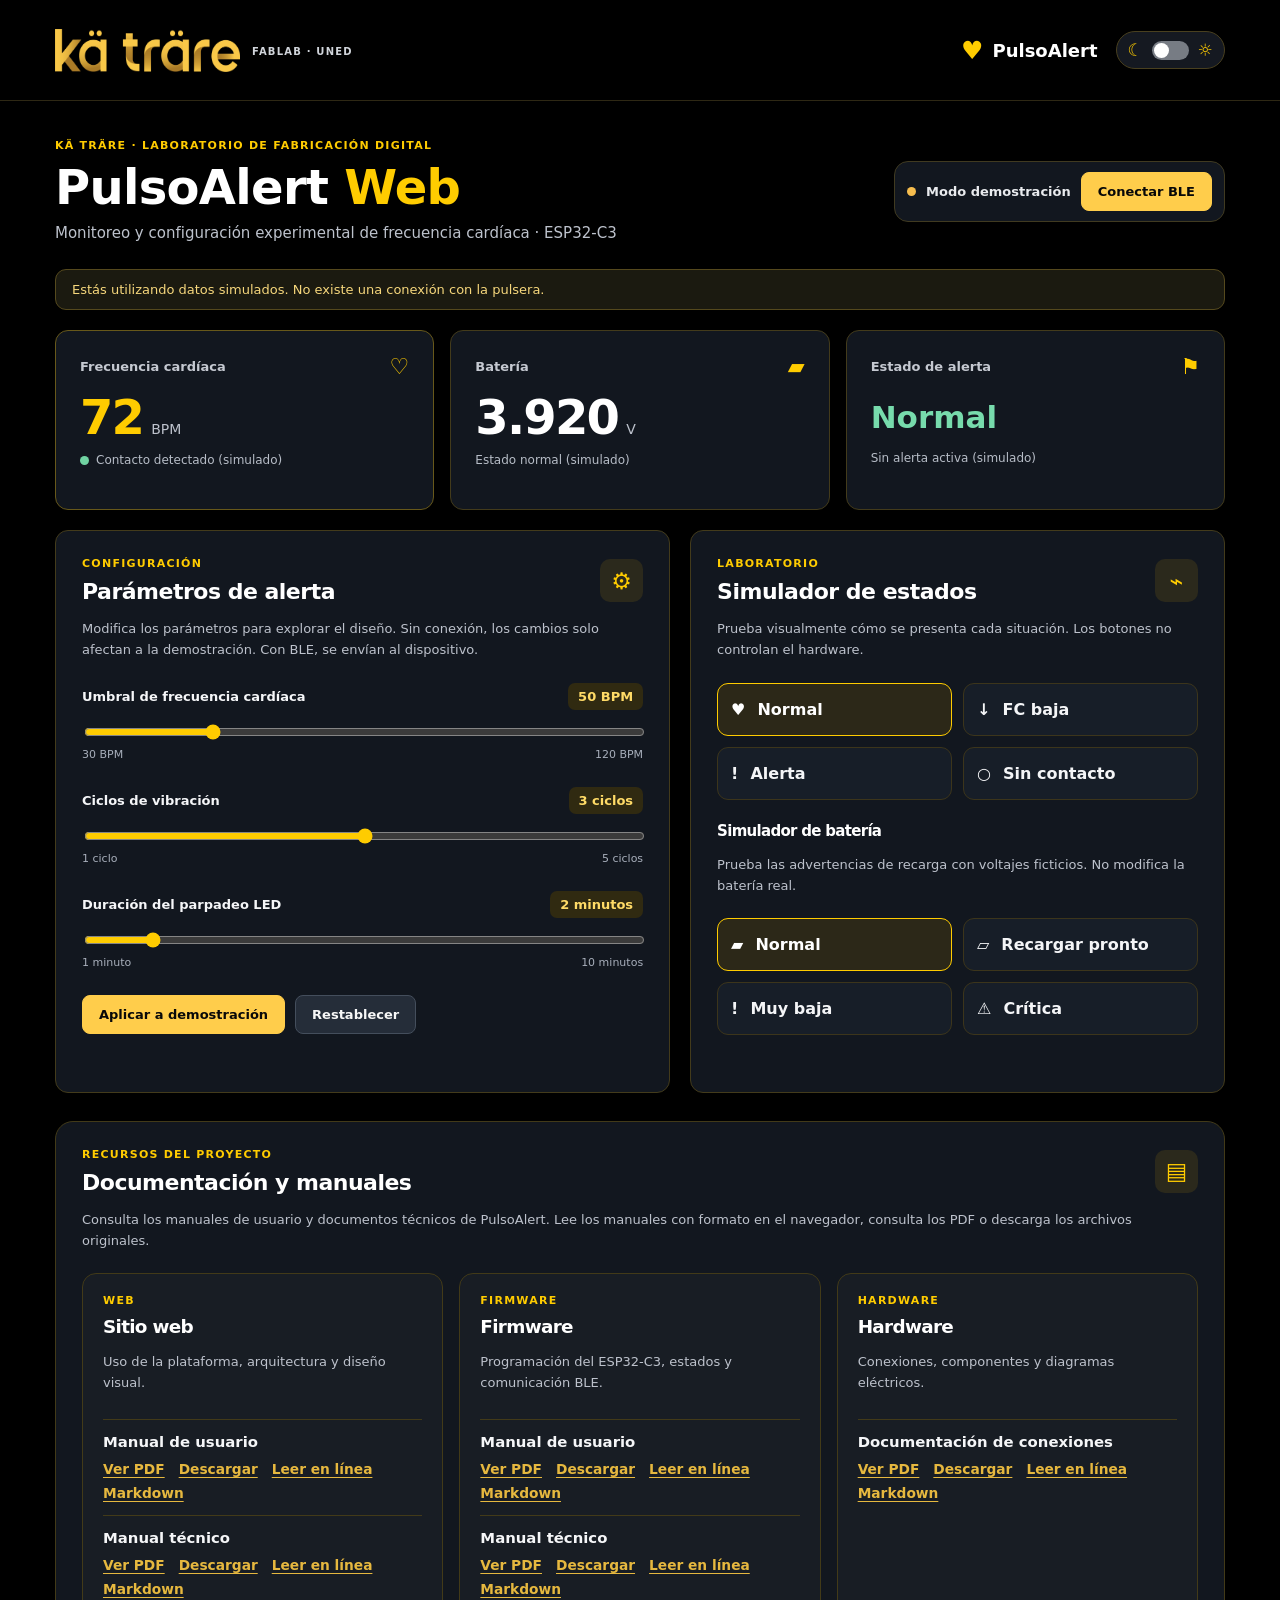
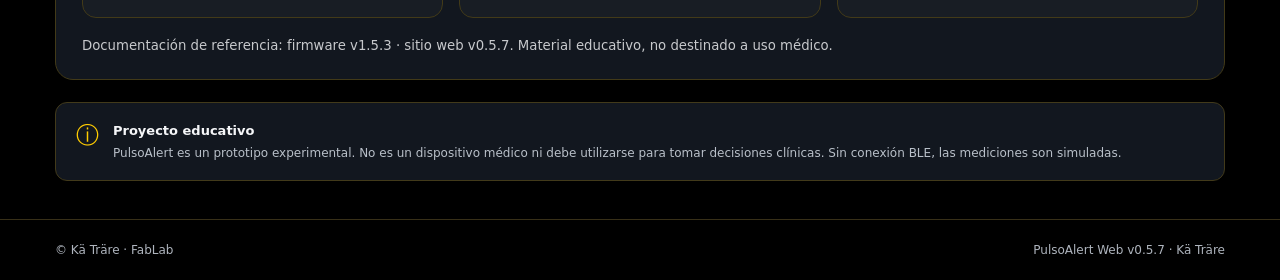
<file: index.html>
<!doctype html>
<html lang="es">
<head>
  <meta charset="utf-8">
  <meta name="viewport" content="width=device-width, initial-scale=1">
  <meta name="theme-color" content="#080808">
  <meta name="description" content="PulsoAlert, proyecto educativo del FabLab Kä Träre: monitoreo y configuración experimental de frecuencia cardíaca.">
  <title>PulsoAlert | Kä Träre · FabLab</title>
  <link rel="stylesheet" href="styles.css?v=0.5.7">
  <script src="bluetooth.js?v=0.5.7" defer></script>
  <script src="app.js?v=0.5.7" defer></script>
</head>
<body>
  <header class="site-header">
    <div class="container header-inner">
      <div class="brand">
        <img class="brand-logo" src="assets/katrare-logo.png" alt="Kä Träre" width="205" height="43">
        <span class="brand-subtitle">FABLAB · UNED</span>
      </div>
      <div class="header-project"><span class="pulse-symbol" aria-hidden="true">♥</span><span>PulsoAlert</span></div>
      <button id="themeToggle" class="theme-toggle" type="button" aria-label="Cambiar a tema claro" aria-pressed="false"><span aria-hidden="true">☾</span><span class="toggle-track"><span class="toggle-thumb"></span></span><span aria-hidden="true">☼</span></button>
    </div>
  </header>

  <main class="container">
    <section class="intro">
      <div><p class="eyebrow">KÄ TRÄRE · LABORATORIO DE FABRICACIÓN DIGITAL</p><h1>PulsoAlert <span class="title-accent">Web</span></h1><p class="lead">Monitoreo y configuración experimental de frecuencia cardíaca · ESP32-C3</p></div>
      <div class="connection-panel"><span class="status-dot" id="connectionDot"></span><span id="connectionLabel" role="status">Modo demostración</span><button id="connectButton" class="button button-secondary" type="button">Conectar BLE</button></div>
    </section>


    <div id="notice" class="notice" role="status">Estás utilizando datos simulados. No existe una conexión con la pulsera.</div>

    <section class="metrics" aria-label="Mediciones">
      <article class="metric metric-primary"><div class="metric-label">Frecuencia cardíaca <span aria-hidden="true">♡</span></div><div class="metric-value"><strong id="bpmValue">72</strong><span>BPM</span></div><div class="metric-footer"><span class="small-dot green"></span><span id="contactValue">Contacto detectado (simulado)</span></div></article>
      <article class="metric" id="batteryCard"><div class="metric-label">Batería <span aria-hidden="true">▰</span></div><div class="metric-value"><strong id="batteryValue">3.92</strong><span>V</span></div><div class="metric-footer" id="batteryStatus">Estado: normal (simulado)</div></article>
      <article class="metric"><div class="metric-label">Estado de alerta <span aria-hidden="true">⚑</span></div><div class="alert-value" id="alertValue">Normal</div><div class="metric-footer" id="alertDescription">Sin alerta activa (simulado)</div></article>
    </section>

    <div class="content-grid">
      <section class="panel" aria-labelledby="settingsHeading">
        <div class="panel-heading"><div><p class="eyebrow">CONFIGURACIÓN</p><h2 id="settingsHeading">Parámetros de alerta</h2></div><span class="panel-icon" aria-hidden="true">⚙</span></div>
        <p class="muted">Modifica los parámetros para explorar el diseño. Sin conexión, los cambios solo afectan a la demostración. Con BLE, se envían al dispositivo.</p>
        <div class="control"><div class="control-head"><label for="threshold">Umbral de frecuencia cardíaca</label><output id="thresholdOutput" for="threshold">50 BPM</output></div><input type="range" id="threshold" min="30" max="120" step="1" value="50"><div class="range-ends"><span>30 BPM</span><span>120 BPM</span></div></div>
        <div class="control"><div class="control-head"><label for="cycles">Ciclos de vibración</label><output id="cyclesOutput" for="cycles">3 ciclos</output></div><input type="range" id="cycles" min="1" max="5" step="1" value="3"><div class="range-ends"><span>1 ciclo</span><span>5 ciclos</span></div></div>
        <div class="control"><div class="control-head"><label for="ledMinutes">Duración del parpadeo LED</label><output id="ledMinutesOutput" for="ledMinutes">2 minutos</output></div><input type="range" id="ledMinutes" min="1" max="10" step="1" value="2"><div class="range-ends"><span>1 minuto</span><span>10 minutos</span></div></div>
        <div class="action-row"><button class="button button-primary" id="applyButton" type="button">Aplicar a demostración</button><button class="button button-ghost" id="resetButton" type="button">Restablecer</button></div>
        <p id="settingsMessage" class="feedback" role="status" aria-live="polite"></p>
      </section>

      <section class="panel" aria-labelledby="testingHeading">
        <div class="panel-heading"><div><p class="eyebrow">LABORATORIO</p><h2 id="testingHeading">Simulador de estados</h2></div><span class="panel-icon" aria-hidden="true">⌁</span></div>
        <p class="muted">Prueba visualmente cómo se presenta cada situación. Los botones no controlan el hardware.</p>
        <div class="simulation-grid"><button type="button" class="sim-button selected" data-scenario="normal">♥ <span>Normal</span></button><button type="button" class="sim-button" data-scenario="low">↓ <span>FC baja</span></button><button type="button" class="sim-button" data-scenario="alert">! <span>Alerta</span></button><button type="button" class="sim-button" data-scenario="no-contact">○ <span>Sin contacto</span></button></div>
        <h3 class="battery-simulator-heading">Simulador de batería</h3>
        <p class="muted">Prueba las advertencias de recarga con voltajes ficticios. No modifica la batería real.</p>
        <div class="simulation-grid battery-simulation-grid"><button type="button" class="sim-button selected" data-battery-scenario="normal">▰ <span>Normal</span></button><button type="button" class="sim-button" data-battery-scenario="recharge">▱ <span>Recargar pronto</span></button><button type="button" class="sim-button" data-battery-scenario="low">! <span>Muy baja</span></button><button type="button" class="sim-button" data-battery-scenario="critical">⚠ <span>Crítica</span></button></div>
      </section>
    </div>

    <!-- Biblioteca documental: enlaces estáticos, sin dependencias JavaScript ni cambios BLE. -->
    <section class="documentation" aria-labelledby="documentationHeading" id="documentacion">
      <div class="panel-heading"><div><p class="eyebrow">RECURSOS DEL PROYECTO</p><h2 id="documentationHeading">Documentación y manuales</h2></div><span class="panel-icon" aria-hidden="true">▤</span></div>
      <p class="muted">Consulta los manuales de usuario y documentos técnicos de PulsoAlert. Lee los manuales con formato en el navegador, consulta los PDF o descarga los archivos originales.</p>
      <div class="documentation-grid">
        <article class="documentation-card"><p class="eyebrow">WEB</p><h3>Sitio web</h3><p class="muted">Uso de la plataforma, arquitectura y diseño visual.</p><div class="documentation-files">
          <div class="documentation-file"><strong>Manual de usuario</strong><div class="documentation-actions"><a href="manuales/web/PulsoAlert_Manual_Usuario_Web.pdf" target="_blank" rel="noopener" aria-label="Abrir PDF: Manual de usuario de Sitio web">Ver PDF</a><a href="manuales/web/PulsoAlert_Manual_Usuario_Web.pdf" download>Descargar</a><a href="manuales/web/PulsoAlert_Manual_Usuario_Web.html" target="_blank" rel="noopener">Leer en línea</a><a href="manuales/web/PulsoAlert_Manual_Usuario_Web.md" download>Markdown</a></div></div>
          <div class="documentation-file"><strong>Manual técnico</strong><div class="documentation-actions"><a href="manuales/web/PulsoAlert_Manual_Tecnico_Web.pdf" target="_blank" rel="noopener" aria-label="Abrir PDF: Manual técnico de Sitio web">Ver PDF</a><a href="manuales/web/PulsoAlert_Manual_Tecnico_Web.pdf" download>Descargar</a><a href="manuales/web/PulsoAlert_Manual_Tecnico_Web.html" target="_blank" rel="noopener">Leer en línea</a><a href="manuales/web/PulsoAlert_Manual_Tecnico_Web.md" download>Markdown</a></div></div>
        </div></article>
        <article class="documentation-card"><p class="eyebrow">FIRMWARE</p><h3>Firmware</h3><p class="muted">Programación del ESP32-C3, estados y comunicación BLE.</p><div class="documentation-files">
          <div class="documentation-file"><strong>Manual de usuario</strong><div class="documentation-actions"><a href="manuales/firmware/PulsoAlert_Manual_Usuario_Firmware_v1.5.3.pdf" target="_blank" rel="noopener" aria-label="Abrir PDF: Manual de usuario de Firmware">Ver PDF</a><a href="manuales/firmware/PulsoAlert_Manual_Usuario_Firmware_v1.5.3.pdf" download>Descargar</a><a href="manuales/firmware/PulsoAlert_Manual_Usuario_Firmware_v1.5.3.html" target="_blank" rel="noopener">Leer en línea</a><a href="manuales/firmware/PulsoAlert_Manual_Usuario_Firmware_v1.5.3.md" download>Markdown</a></div></div>
          <div class="documentation-file"><strong>Manual técnico</strong><div class="documentation-actions"><a href="manuales/firmware/PulsoAlert_Manual_Tecnico_Firmware_v1.5.3.pdf" target="_blank" rel="noopener" aria-label="Abrir PDF: Manual técnico de Firmware">Ver PDF</a><a href="manuales/firmware/PulsoAlert_Manual_Tecnico_Firmware_v1.5.3.pdf" download>Descargar</a><a href="manuales/firmware/PulsoAlert_Manual_Tecnico_Firmware_v1.5.3.html" target="_blank" rel="noopener">Leer en línea</a><a href="manuales/firmware/PulsoAlert_Manual_Tecnico_Firmware_v1.5.3.md" download>Markdown</a></div></div>
        </div></article>
        <article class="documentation-card"><p class="eyebrow">HARDWARE</p><h3>Hardware</h3><p class="muted">Conexiones, componentes y diagramas eléctricos.</p><div class="documentation-files">
          <div class="documentation-file"><strong>Documentación de conexiones</strong><div class="documentation-actions"><a href="manuales/hardware/PulsoAlert_Documentacion_Conexiones_Hardware.pdf" target="_blank" rel="noopener" aria-label="Abrir PDF: Documentación de conexiones de Hardware">Ver PDF</a><a href="manuales/hardware/PulsoAlert_Documentacion_Conexiones_Hardware.pdf" download>Descargar</a><a href="manuales/hardware/PulsoAlert_Documentacion_Conexiones_Hardware.html" target="_blank" rel="noopener">Leer en línea</a><a href="manuales/hardware/PulsoAlert_Documentacion_Conexiones_Hardware.md" download>Markdown</a></div></div>
        </div></article>
      </div>
      <p class="documentation-version">Documentación de referencia: firmware v1.5.3 · sitio web v0.5.7. Material educativo, no destinado a uso médico.</p>
    </section>
    <section class="educational-note"><span aria-hidden="true">ⓘ</span><div><strong>Proyecto educativo</strong><p>PulsoAlert es un prototipo experimental. No es un dispositivo médico ni debe utilizarse para tomar decisiones clínicas. Sin conexión BLE, las mediciones son simuladas.</p></div></section>
  </main>
  <footer class="site-footer"><div class="container footer-inner"><span>© Kä Träre · FabLab</span><span>PulsoAlert Web v0.5.7 · Kä Träre</span></div></footer>
</body>
</html>
</file>
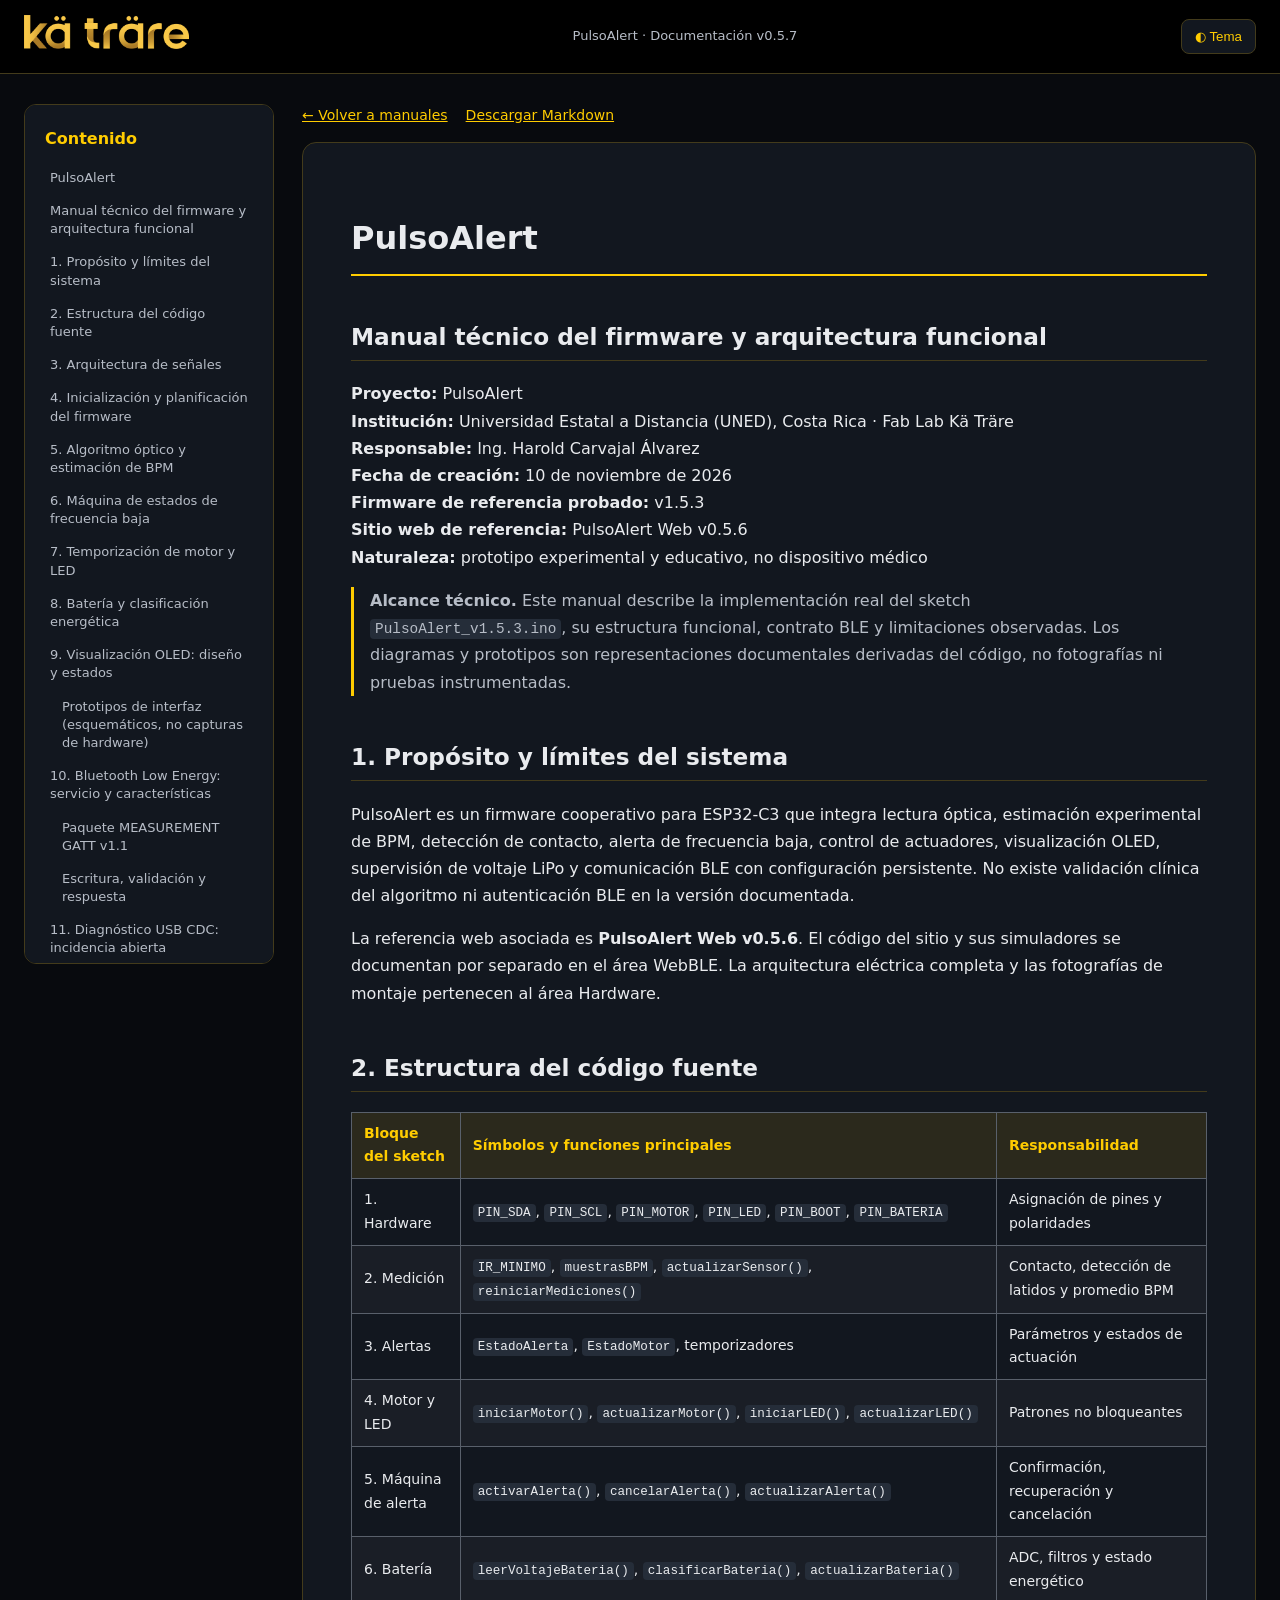
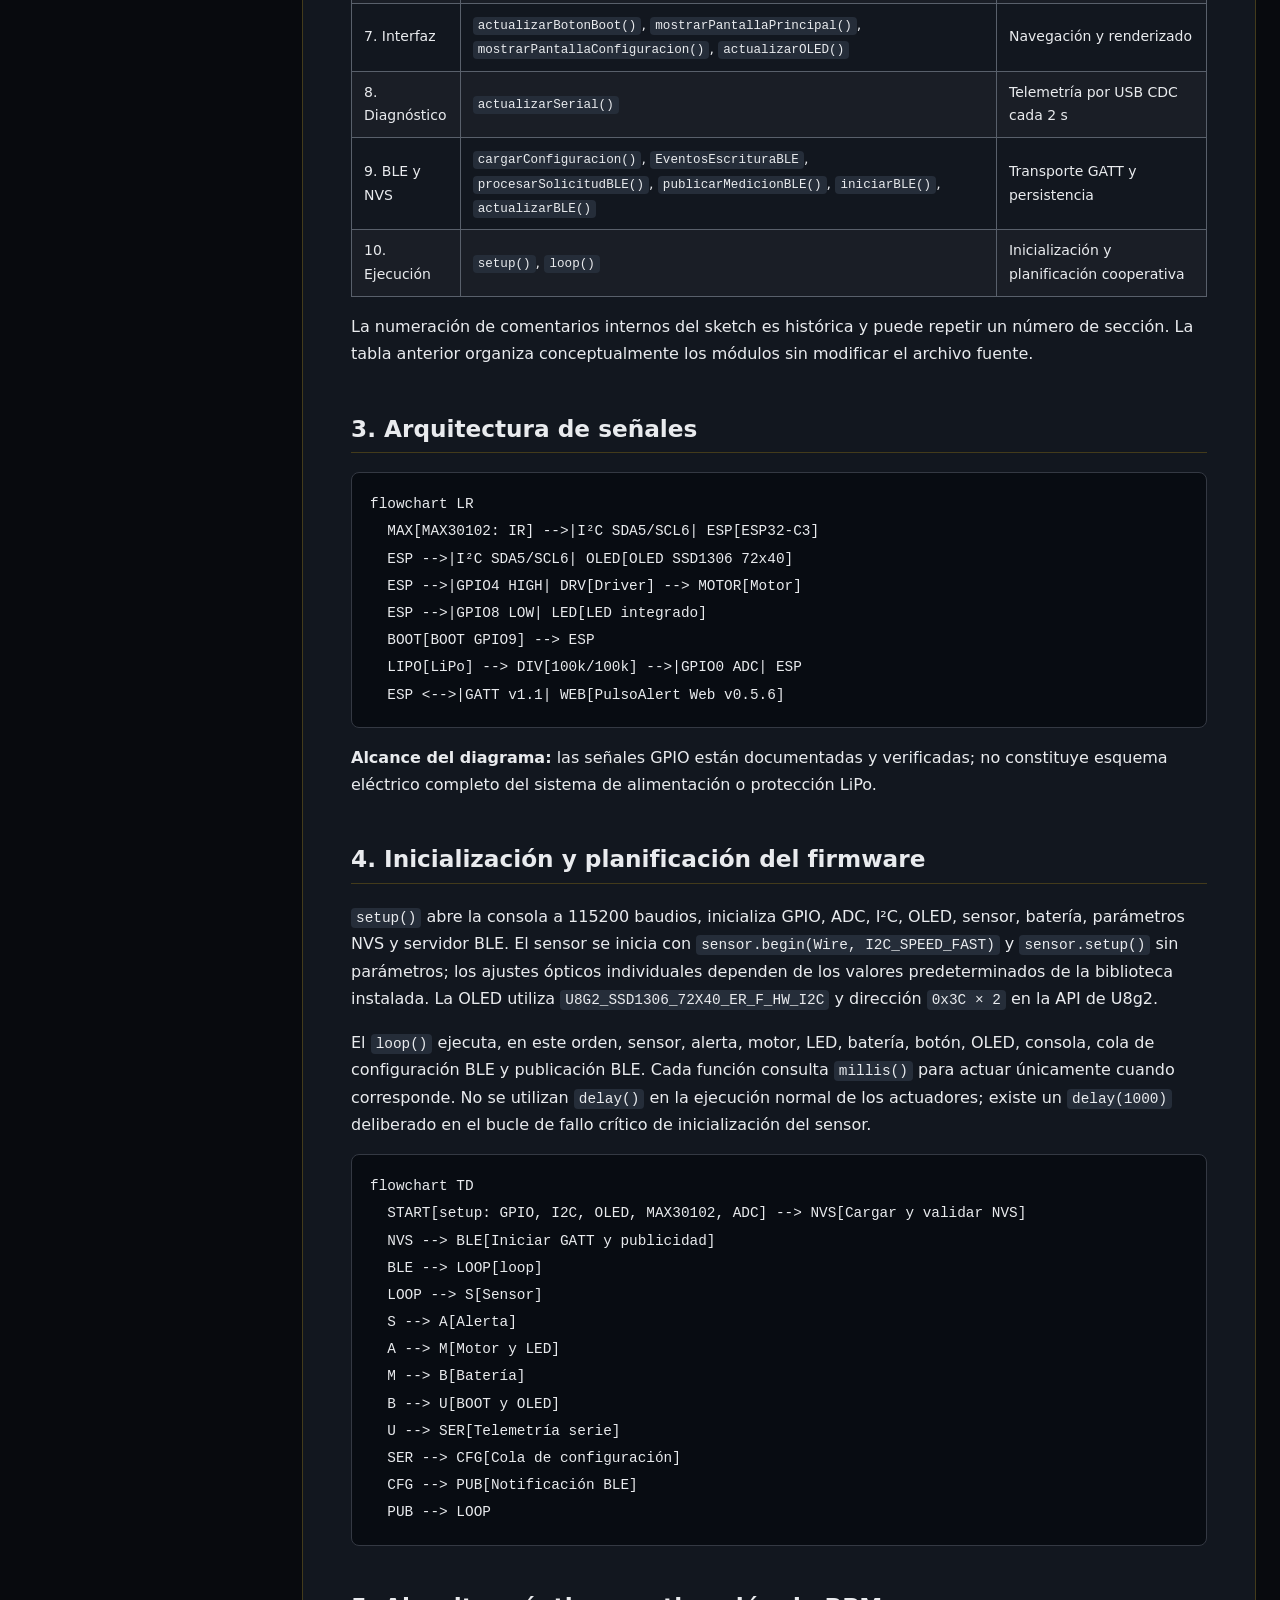
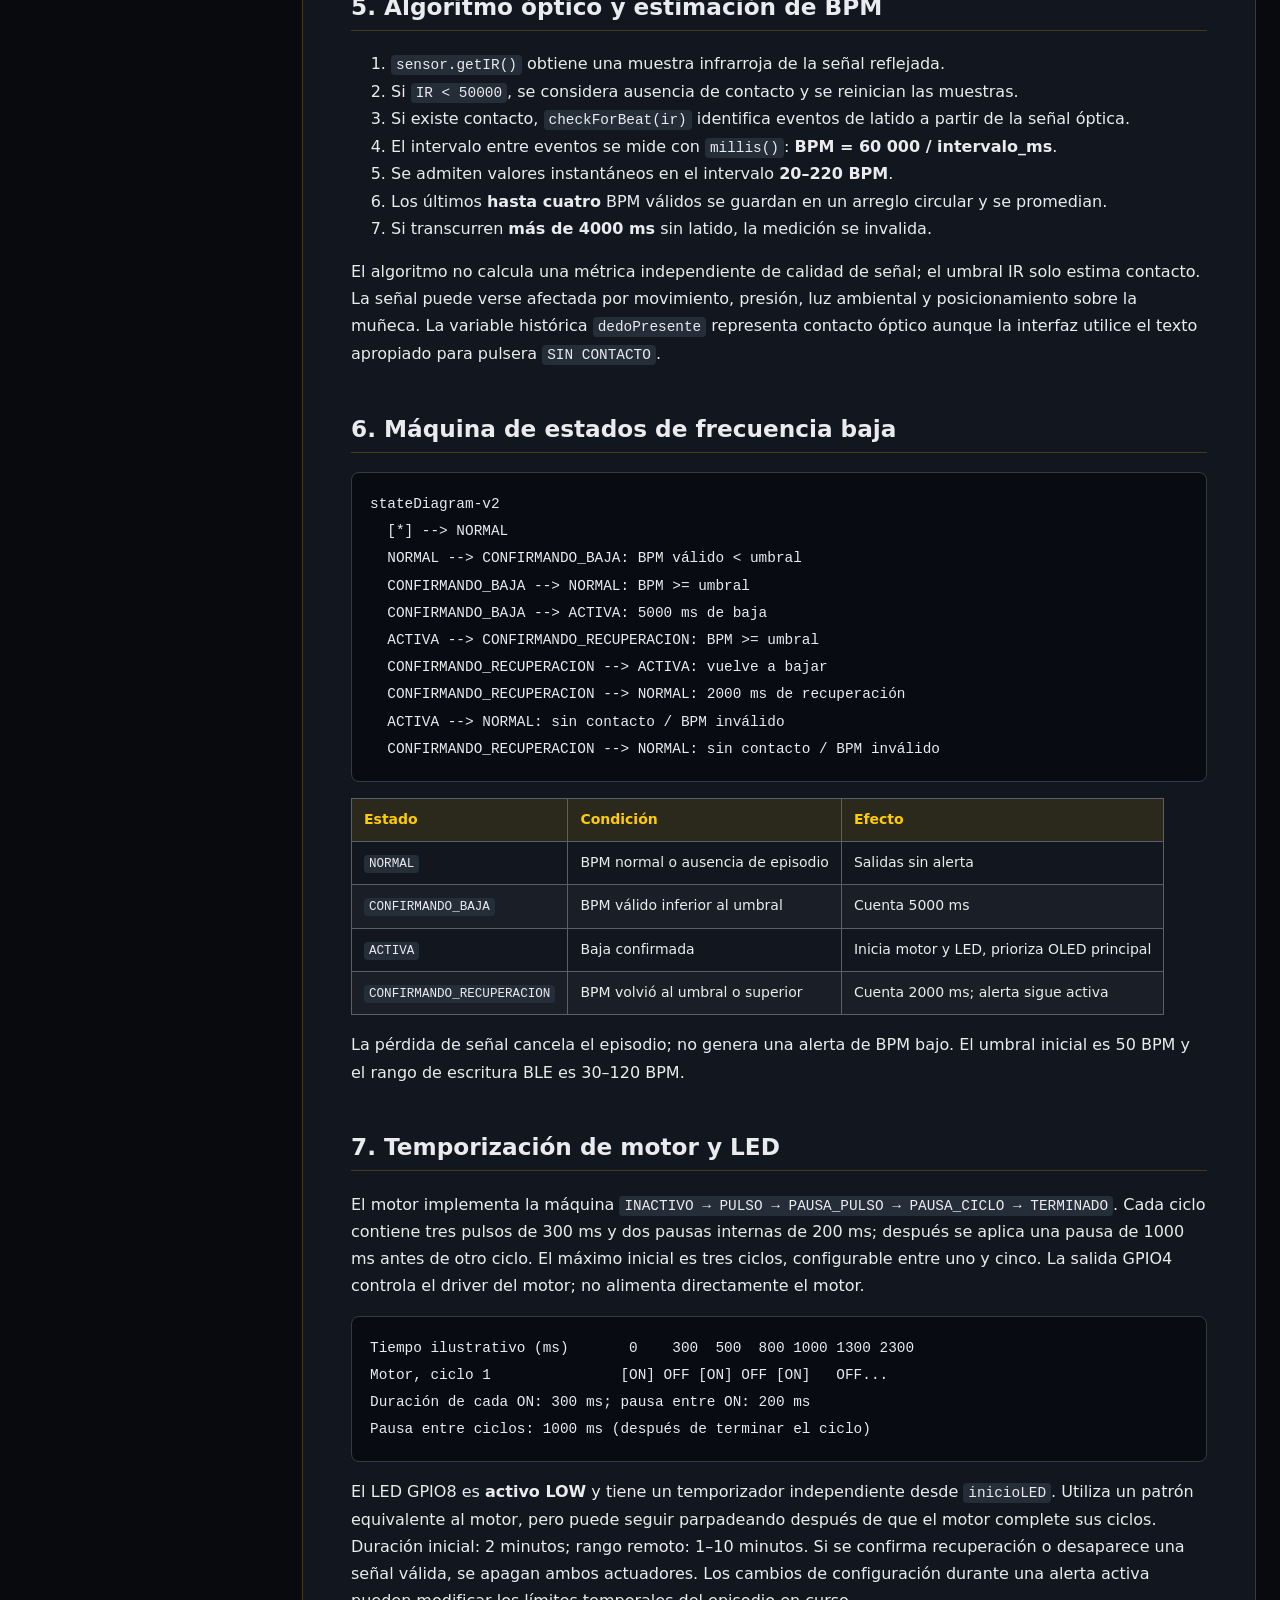
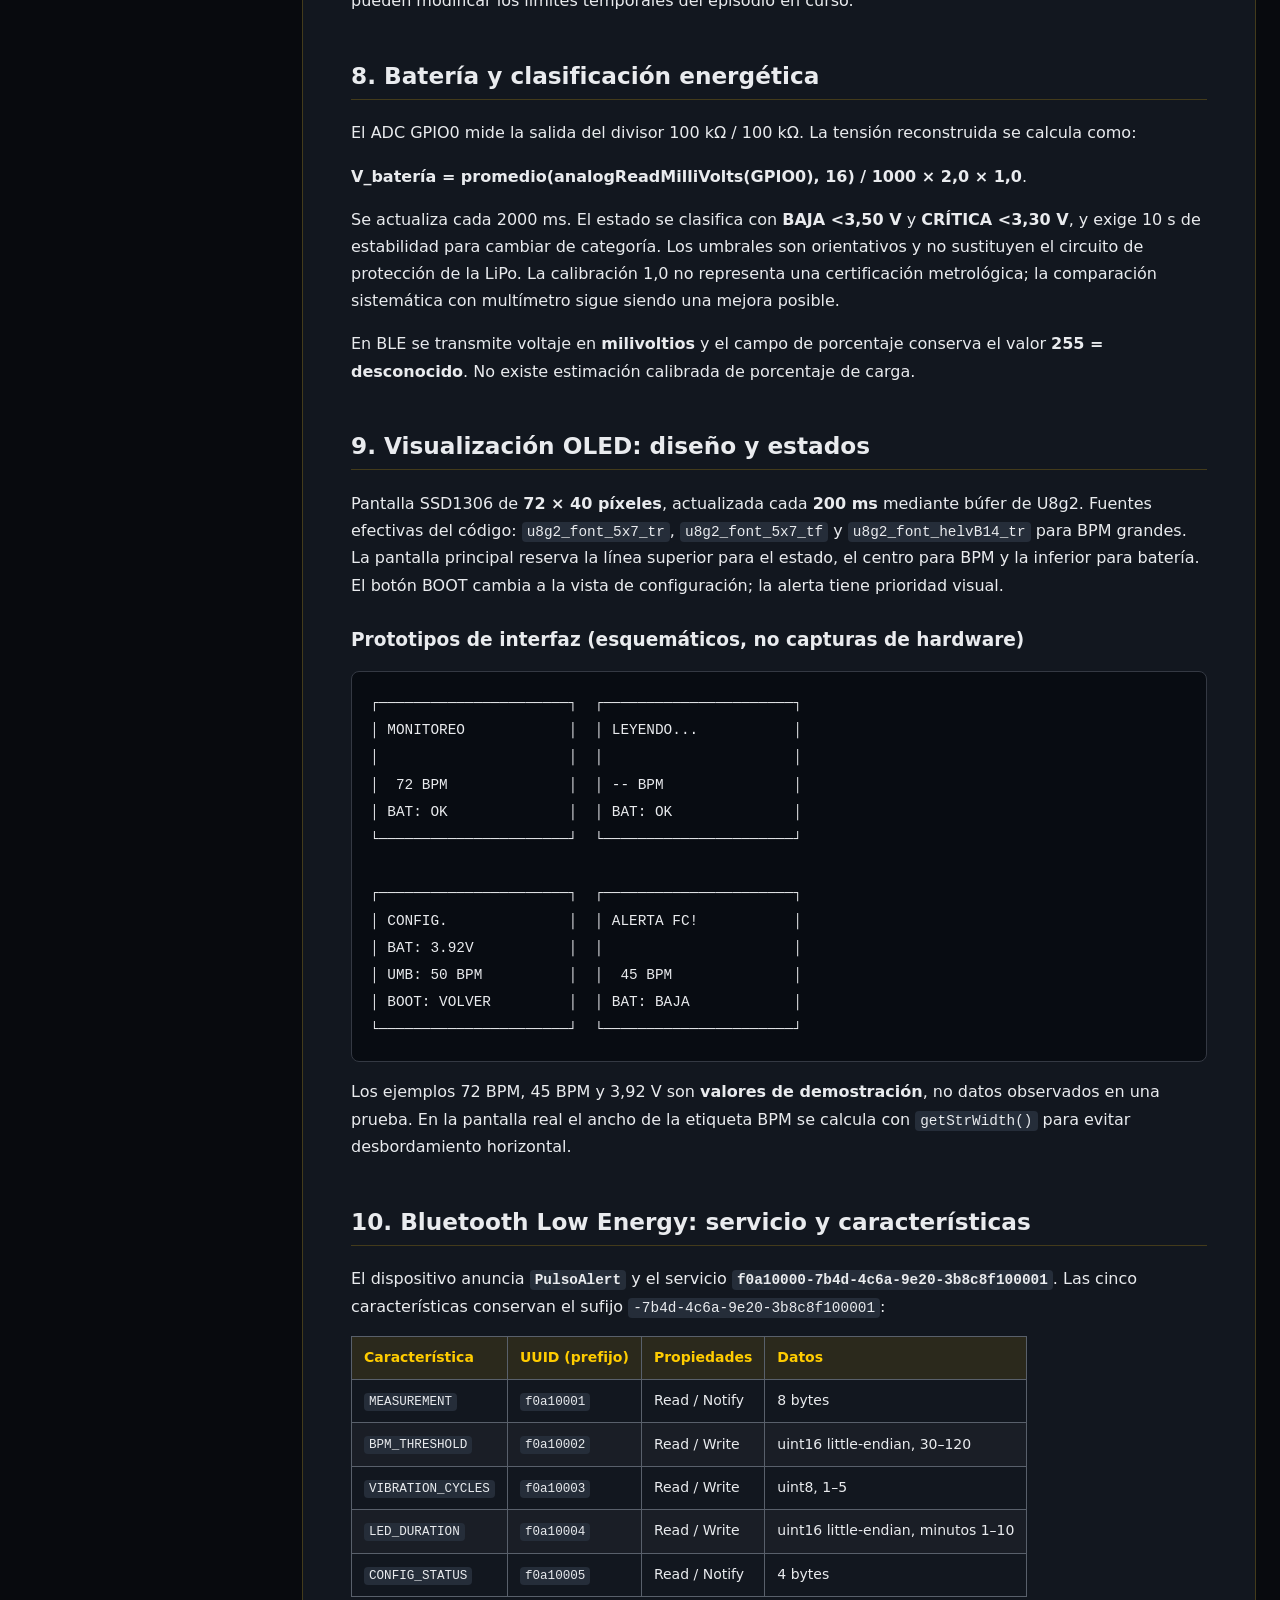
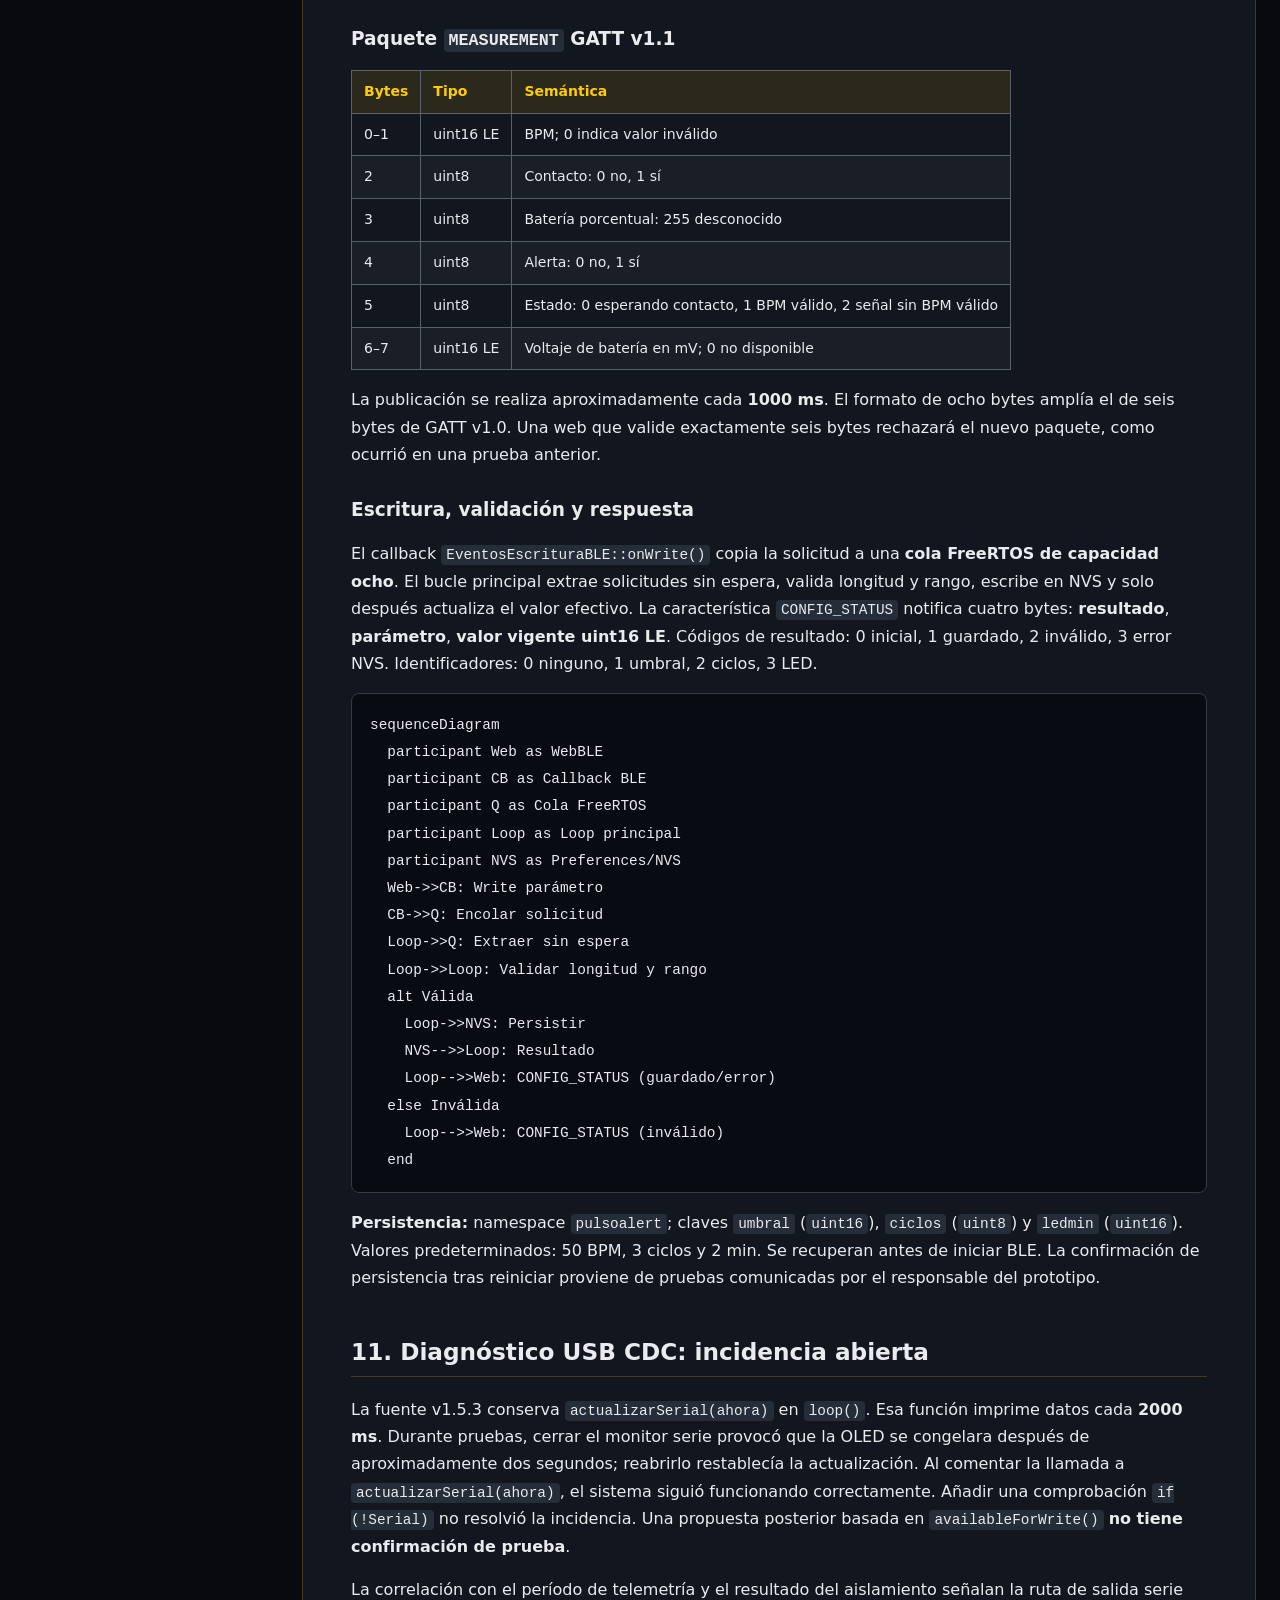
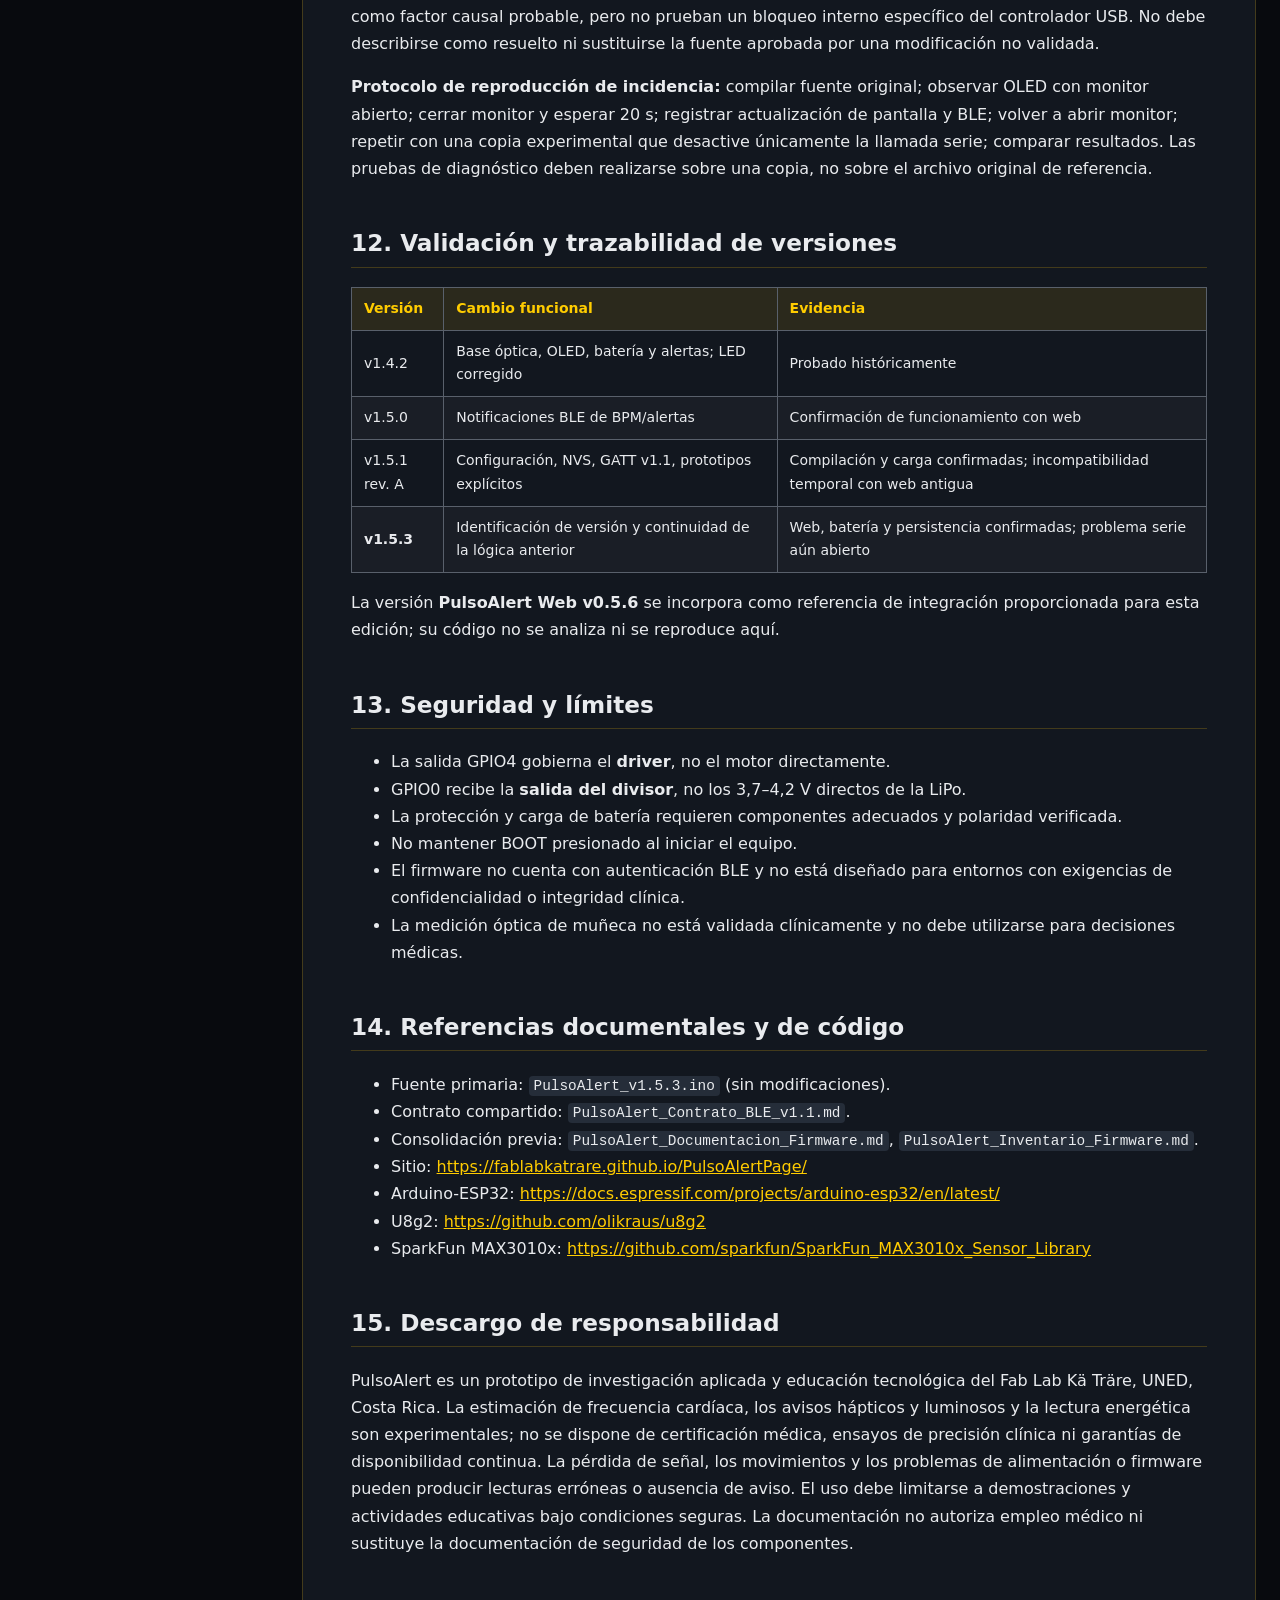
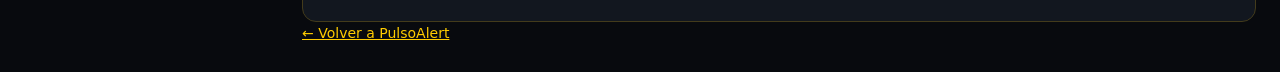
<file: manuales/firmware/PulsoAlert_Manual_Tecnico_Firmware_v1.5.3.html>
<!doctype html><html lang="es"><head><meta charset="utf-8"><meta name="viewport" content="width=device-width, initial-scale=1"><meta name="color-scheme" content="dark light"><title>PulsoAlert | PulsoAlert</title><link rel="stylesheet" href="../../manual-viewer.css?v=0.5.7"></head><body><header class="manual-header"><div class="manual-header-inner"><a href="../../index.html#documentacion"><img src="../../assets/katrare-logo.png" alt="Kä Träre · FabLab"></a><span>PulsoAlert · Documentación v0.5.7</span><button type="button" id="manualTheme" aria-label="Cambiar tema">◐ Tema</button></div></header><div class="manual-layout"><aside class="manual-toc"><strong>Contenido</strong><nav aria-label="Índice del documento"><a class="toc-level-1" href="#pulsoalert">PulsoAlert</a><a class="toc-level-2" href="#manual-t-cnico-del-firmware-y-arquitectura-funcional">Manual técnico del firmware y arquitectura funcional</a><a class="toc-level-2" href="#1-prop-sito-y-l-mites-del-sistema">1. Propósito y límites del sistema</a><a class="toc-level-2" href="#2-estructura-del-c-digo-fuente">2. Estructura del código fuente</a><a class="toc-level-2" href="#3-arquitectura-de-se-ales">3. Arquitectura de señales</a><a class="toc-level-2" href="#4-inicializaci-n-y-planificaci-n-del-firmware">4. Inicialización y planificación del firmware</a><a class="toc-level-2" href="#5-algoritmo-ptico-y-estimaci-n-de-bpm">5. Algoritmo óptico y estimación de BPM</a><a class="toc-level-2" href="#6-m-quina-de-estados-de-frecuencia-baja">6. Máquina de estados de frecuencia baja</a><a class="toc-level-2" href="#7-temporizaci-n-de-motor-y-led">7. Temporización de motor y LED</a><a class="toc-level-2" href="#8-bater-a-y-clasificaci-n-energ-tica">8. Batería y clasificación energética</a><a class="toc-level-2" href="#9-visualizaci-n-oled-dise-o-y-estados">9. Visualización OLED: diseño y estados</a><a class="toc-level-3" href="#prototipos-de-interfaz-esquem-ticos-no-capturas-de-hardware">Prototipos de interfaz (esquemáticos, no capturas de hardware)</a><a class="toc-level-2" href="#10-bluetooth-low-energy-servicio-y-caracter-sticas">10. Bluetooth Low Energy: servicio y características</a><a class="toc-level-3" href="#paquete-measurement-gatt-v1-1">Paquete MEASUREMENT GATT v1.1</a><a class="toc-level-3" href="#escritura-validaci-n-y-respuesta">Escritura, validación y respuesta</a><a class="toc-level-2" href="#11-diagn-stico-usb-cdc-incidencia-abierta">11. Diagnóstico USB CDC: incidencia abierta</a><a class="toc-level-2" href="#12-validaci-n-y-trazabilidad-de-versiones">12. Validación y trazabilidad de versiones</a><a class="toc-level-2" href="#13-seguridad-y-l-mites">13. Seguridad y límites</a><a class="toc-level-2" href="#14-referencias-documentales-y-de-c-digo">14. Referencias documentales y de código</a><a class="toc-level-2" href="#15-descargo-de-responsabilidad">15. Descargo de responsabilidad</a></nav></aside><main class="manual-content"><div class="manual-actions"><a href="../../index.html#documentacion">← Volver a manuales</a><a href="PulsoAlert_Manual_Tecnico_Firmware_v1.5.3.md" download>Descargar Markdown</a></div><article class="markdown-body"><h1 id="pulsoalert">PulsoAlert</h1>
<h2 id="manual-t-cnico-del-firmware-y-arquitectura-funcional">Manual técnico del firmware y arquitectura funcional</h2>
<p><strong>Proyecto:</strong> PulsoAlert<br />
<strong>Institución:</strong> Universidad Estatal a Distancia (UNED), Costa Rica · Fab Lab Kä Träre<br />
<strong>Responsable:</strong> Ing. Harold Carvajal Álvarez<br />
<strong>Fecha de creación:</strong> 10 de noviembre de 2026<br />
<strong>Firmware de referencia probado:</strong> v1.5.3<br />
<strong>Sitio web de referencia:</strong> PulsoAlert Web v0.5.6<br />
<strong>Naturaleza:</strong> prototipo experimental y educativo, no dispositivo médico</p>
<blockquote>
<p><strong>Alcance técnico.</strong> Este manual describe la implementación real del sketch <code>PulsoAlert_v1.5.3.ino</code>, su estructura funcional, contrato BLE y limitaciones observadas. Los diagramas y prototipos son representaciones documentales derivadas del código, no fotografías ni pruebas instrumentadas.</p>
</blockquote>
<h2 id="1-prop-sito-y-l-mites-del-sistema">1. Propósito y límites del sistema</h2>
<p>PulsoAlert es un firmware cooperativo para ESP32-C3 que integra lectura óptica, estimación experimental de BPM, detección de contacto, alerta de frecuencia baja, control de actuadores, visualización OLED, supervisión de voltaje LiPo y comunicación BLE con configuración persistente. No existe validación clínica del algoritmo ni autenticación BLE en la versión documentada.</p>
<p>La referencia web asociada es <strong>PulsoAlert Web v0.5.6</strong>. El código del sitio y sus simuladores se documentan por separado en el área WebBLE. La arquitectura eléctrica completa y las fotografías de montaje pertenecen al área Hardware.</p>
<h2 id="2-estructura-del-c-digo-fuente">2. Estructura del código fuente</h2>
<table>
<thead>
<tr>
  <th>Bloque del sketch</th>
  <th>Símbolos y funciones principales</th>
  <th>Responsabilidad</th>
</tr>
</thead>
<tbody>
<tr>
  <td>1. Hardware</td>
  <td><code>PIN_SDA</code>, <code>PIN_SCL</code>, <code>PIN_MOTOR</code>, <code>PIN_LED</code>, <code>PIN_BOOT</code>, <code>PIN_BATERIA</code></td>
  <td>Asignación de pines y polaridades</td>
</tr>
<tr>
  <td>2. Medición</td>
  <td><code>IR_MINIMO</code>, <code>muestrasBPM</code>, <code>actualizarSensor()</code>, <code>reiniciarMediciones()</code></td>
  <td>Contacto, detección de latidos y promedio BPM</td>
</tr>
<tr>
  <td>3. Alertas</td>
  <td><code>EstadoAlerta</code>, <code>EstadoMotor</code>, temporizadores</td>
  <td>Parámetros y estados de actuación</td>
</tr>
<tr>
  <td>4. Motor y LED</td>
  <td><code>iniciarMotor()</code>, <code>actualizarMotor()</code>, <code>iniciarLED()</code>, <code>actualizarLED()</code></td>
  <td>Patrones no bloqueantes</td>
</tr>
<tr>
  <td>5. Máquina de alerta</td>
  <td><code>activarAlerta()</code>, <code>cancelarAlerta()</code>, <code>actualizarAlerta()</code></td>
  <td>Confirmación, recuperación y cancelación</td>
</tr>
<tr>
  <td>6. Batería</td>
  <td><code>leerVoltajeBateria()</code>, <code>clasificarBateria()</code>, <code>actualizarBateria()</code></td>
  <td>ADC, filtros y estado energético</td>
</tr>
<tr>
  <td>7. Interfaz</td>
  <td><code>actualizarBotonBoot()</code>, <code>mostrarPantallaPrincipal()</code>, <code>mostrarPantallaConfiguracion()</code>, <code>actualizarOLED()</code></td>
  <td>Navegación y renderizado</td>
</tr>
<tr>
  <td>8. Diagnóstico</td>
  <td><code>actualizarSerial()</code></td>
  <td>Telemetría por USB CDC cada 2 s</td>
</tr>
<tr>
  <td>9. BLE y NVS</td>
  <td><code>cargarConfiguracion()</code>, <code>EventosEscrituraBLE</code>, <code>procesarSolicitudBLE()</code>, <code>publicarMedicionBLE()</code>, <code>iniciarBLE()</code>, <code>actualizarBLE()</code></td>
  <td>Transporte GATT y persistencia</td>
</tr>
<tr>
  <td>10. Ejecución</td>
  <td><code>setup()</code>, <code>loop()</code></td>
  <td>Inicialización y planificación cooperativa</td>
</tr>
</tbody>
</table>
<p>La numeración de comentarios internos del sketch es histórica y puede repetir un número de sección. La tabla anterior organiza conceptualmente los módulos sin modificar el archivo fuente.</p>
<h2 id="3-arquitectura-de-se-ales">3. Arquitectura de señales</h2>
<pre><code class="language-mermaid">flowchart LR
  MAX[MAX30102: IR] --&gt;|I²C SDA5/SCL6| ESP[ESP32-C3]
  ESP --&gt;|I²C SDA5/SCL6| OLED[OLED SSD1306 72x40]
  ESP --&gt;|GPIO4 HIGH| DRV[Driver] --&gt; MOTOR[Motor]
  ESP --&gt;|GPIO8 LOW| LED[LED integrado]
  BOOT[BOOT GPIO9] --&gt; ESP
  LIPO[LiPo] --&gt; DIV[100k/100k] --&gt;|GPIO0 ADC| ESP
  ESP &lt;--&gt;|GATT v1.1| WEB[PulsoAlert Web v0.5.6]
</code></pre>
<p><strong>Alcance del diagrama:</strong> las señales GPIO están documentadas y verificadas; no constituye esquema eléctrico completo del sistema de alimentación o protección LiPo.</p>
<h2 id="4-inicializaci-n-y-planificaci-n-del-firmware">4. Inicialización y planificación del firmware</h2>
<p><code>setup()</code> abre la consola a 115200 baudios, inicializa GPIO, ADC, I²C, OLED, sensor, batería, parámetros NVS y servidor BLE. El sensor se inicia con <code>sensor.begin(Wire, I2C_SPEED_FAST)</code> y <code>sensor.setup()</code> sin parámetros; los ajustes ópticos individuales dependen de los valores predeterminados de la biblioteca instalada. La OLED utiliza <code>U8G2_SSD1306_72X40_ER_F_HW_I2C</code> y dirección <code>0x3C × 2</code> en la API de U8g2.</p>
<p>El <code>loop()</code> ejecuta, en este orden, sensor, alerta, motor, LED, batería, botón, OLED, consola, cola de configuración BLE y publicación BLE. Cada función consulta <code>millis()</code> para actuar únicamente cuando corresponde. No se utilizan <code>delay()</code> en la ejecución normal de los actuadores; existe un <code>delay(1000)</code> deliberado en el bucle de fallo crítico de inicialización del sensor.</p>
<pre><code class="language-mermaid">flowchart TD
  START[setup: GPIO, I2C, OLED, MAX30102, ADC] --&gt; NVS[Cargar y validar NVS]
  NVS --&gt; BLE[Iniciar GATT y publicidad]
  BLE --&gt; LOOP[loop]
  LOOP --&gt; S[Sensor]
  S --&gt; A[Alerta]
  A --&gt; M[Motor y LED]
  M --&gt; B[Batería]
  B --&gt; U[BOOT y OLED]
  U --&gt; SER[Telemetría serie]
  SER --&gt; CFG[Cola de configuración]
  CFG --&gt; PUB[Notificación BLE]
  PUB --&gt; LOOP
</code></pre>
<h2 id="5-algoritmo-ptico-y-estimaci-n-de-bpm">5. Algoritmo óptico y estimación de BPM</h2>
<ol>
<li><code>sensor.getIR()</code> obtiene una muestra infrarroja de la señal reflejada.</li>
<li>Si <code>IR &lt; 50000</code>, se considera ausencia de contacto y se reinician las muestras.</li>
<li>Si existe contacto, <code>checkForBeat(ir)</code> identifica eventos de latido a partir de la señal óptica.</li>
<li>El intervalo entre eventos se mide con <code>millis()</code>: <strong>BPM = 60 000 / intervalo_ms</strong>.</li>
<li>Se admiten valores instantáneos en el intervalo <strong>20–220 BPM</strong>.</li>
<li>Los últimos <strong>hasta cuatro</strong> BPM válidos se guardan en un arreglo circular y se promedian.</li>
<li>Si transcurren <strong>más de 4000 ms</strong> sin latido, la medición se invalida.</li>
</ol>
<p>El algoritmo no calcula una métrica independiente de calidad de señal; el umbral IR solo estima contacto. La señal puede verse afectada por movimiento, presión, luz ambiental y posicionamiento sobre la muñeca. La variable histórica <code>dedoPresente</code> representa contacto óptico aunque la interfaz utilice el texto apropiado para pulsera <code>SIN CONTACTO</code>.</p>
<h2 id="6-m-quina-de-estados-de-frecuencia-baja">6. Máquina de estados de frecuencia baja</h2>
<pre><code class="language-mermaid">stateDiagram-v2
  [*] --&gt; NORMAL
  NORMAL --&gt; CONFIRMANDO_BAJA: BPM válido &lt; umbral
  CONFIRMANDO_BAJA --&gt; NORMAL: BPM &gt;= umbral
  CONFIRMANDO_BAJA --&gt; ACTIVA: 5000 ms de baja
  ACTIVA --&gt; CONFIRMANDO_RECUPERACION: BPM &gt;= umbral
  CONFIRMANDO_RECUPERACION --&gt; ACTIVA: vuelve a bajar
  CONFIRMANDO_RECUPERACION --&gt; NORMAL: 2000 ms de recuperación
  ACTIVA --&gt; NORMAL: sin contacto / BPM inválido
  CONFIRMANDO_RECUPERACION --&gt; NORMAL: sin contacto / BPM inválido
</code></pre>
<table>
<thead>
<tr>
  <th>Estado</th>
  <th>Condición</th>
  <th>Efecto</th>
</tr>
</thead>
<tbody>
<tr>
  <td><code>NORMAL</code></td>
  <td>BPM normal o ausencia de episodio</td>
  <td>Salidas sin alerta</td>
</tr>
<tr>
  <td><code>CONFIRMANDO_BAJA</code></td>
  <td>BPM válido inferior al umbral</td>
  <td>Cuenta 5000 ms</td>
</tr>
<tr>
  <td><code>ACTIVA</code></td>
  <td>Baja confirmada</td>
  <td>Inicia motor y LED, prioriza OLED principal</td>
</tr>
<tr>
  <td><code>CONFIRMANDO_RECUPERACION</code></td>
  <td>BPM volvió al umbral o superior</td>
  <td>Cuenta 2000 ms; alerta sigue activa</td>
</tr>
</tbody>
</table>
<p>La pérdida de señal cancela el episodio; no genera una alerta de BPM bajo. El umbral inicial es 50 BPM y el rango de escritura BLE es 30–120 BPM.</p>
<h2 id="7-temporizaci-n-de-motor-y-led">7. Temporización de motor y LED</h2>
<p>El motor implementa la máquina <code>INACTIVO → PULSO → PAUSA_PULSO → PAUSA_CICLO → TERMINADO</code>. Cada ciclo contiene tres pulsos de 300 ms y dos pausas internas de 200 ms; después se aplica una pausa de 1000 ms antes de otro ciclo. El máximo inicial es tres ciclos, configurable entre uno y cinco. La salida GPIO4 controla el driver del motor; no alimenta directamente el motor.</p>
<pre><code class="language-text">Tiempo ilustrativo (ms)       0    300  500  800 1000 1300 2300
Motor, ciclo 1               [ON] OFF [ON] OFF [ON]   OFF...
Duración de cada ON: 300 ms; pausa entre ON: 200 ms
Pausa entre ciclos: 1000 ms (después de terminar el ciclo)
</code></pre>
<p>El LED GPIO8 es <strong>activo LOW</strong> y tiene un temporizador independiente desde <code>inicioLED</code>. Utiliza un patrón equivalente al motor, pero puede seguir parpadeando después de que el motor complete sus ciclos. Duración inicial: 2 minutos; rango remoto: 1–10 minutos. Si se confirma recuperación o desaparece una señal válida, se apagan ambos actuadores. Los cambios de configuración durante una alerta activa pueden modificar los límites temporales del episodio en curso.</p>
<h2 id="8-bater-a-y-clasificaci-n-energ-tica">8. Batería y clasificación energética</h2>
<p>El ADC GPIO0 mide la salida del divisor 100 kΩ / 100 kΩ. La tensión reconstruida se calcula como:</p>
<p><strong>V_batería = promedio(analogReadMilliVolts(GPIO0), 16) / 1000 × 2,0 × 1,0</strong>.</p>
<p>Se actualiza cada 2000 ms. El estado se clasifica con <strong>BAJA &lt;3,50 V</strong> y <strong>CRÍTICA &lt;3,30 V</strong>, y exige 10 s de estabilidad para cambiar de categoría. Los umbrales son orientativos y no sustituyen el circuito de protección de la LiPo. La calibración 1,0 no representa una certificación metrológica; la comparación sistemática con multímetro sigue siendo una mejora posible.</p>
<p>En BLE se transmite voltaje en <strong>milivoltios</strong> y el campo de porcentaje conserva el valor <strong>255 = desconocido</strong>. No existe estimación calibrada de porcentaje de carga.</p>
<h2 id="9-visualizaci-n-oled-dise-o-y-estados">9. Visualización OLED: diseño y estados</h2>
<p>Pantalla SSD1306 de <strong>72 × 40 píxeles</strong>, actualizada cada <strong>200 ms</strong> mediante búfer de U8g2. Fuentes efectivas del código: <code>u8g2_font_5x7_tr</code>, <code>u8g2_font_5x7_tf</code> y <code>u8g2_font_helvB14_tr</code> para BPM grandes. La pantalla principal reserva la línea superior para el estado, el centro para BPM y la inferior para batería. El botón BOOT cambia a la vista de configuración; la alerta tiene prioridad visual.</p>
<h3 id="prototipos-de-interfaz-esquem-ticos-no-capturas-de-hardware">Prototipos de interfaz (esquemáticos, no capturas de hardware)</h3>
<pre><code class="language-text">┌──────────────────────┐  ┌──────────────────────┐
│ MONITOREO            │  │ LEYENDO...           │
│                      │  │                      │
│  72 BPM              │  │ -- BPM               │
│ BAT: OK              │  │ BAT: OK              │
└──────────────────────┘  └──────────────────────┘

┌──────────────────────┐  ┌──────────────────────┐
│ CONFIG.              │  │ ALERTA FC!           │
│ BAT: 3.92V           │  │                      │
│ UMB: 50 BPM          │  │  45 BPM              │
│ BOOT: VOLVER         │  │ BAT: BAJA            │
└──────────────────────┘  └──────────────────────┘
</code></pre>
<p>Los ejemplos 72 BPM, 45 BPM y 3,92 V son <strong>valores de demostración</strong>, no datos observados en una prueba. En la pantalla real el ancho de la etiqueta BPM se calcula con <code>getStrWidth()</code> para evitar desbordamiento horizontal.</p>
<h2 id="10-bluetooth-low-energy-servicio-y-caracter-sticas">10. Bluetooth Low Energy: servicio y características</h2>
<p>El dispositivo anuncia <strong><code>PulsoAlert</code></strong> y el servicio <strong><code>f0a10000-7b4d-4c6a-9e20-3b8c8f100001</code></strong>. Las cinco características conservan el sufijo <code>-7b4d-4c6a-9e20-3b8c8f100001</code>:</p>
<table>
<thead>
<tr>
  <th>Característica</th>
  <th>UUID (prefijo)</th>
  <th>Propiedades</th>
  <th>Datos</th>
</tr>
</thead>
<tbody>
<tr>
  <td><code>MEASUREMENT</code></td>
  <td><code>f0a10001</code></td>
  <td>Read / Notify</td>
  <td>8 bytes</td>
</tr>
<tr>
  <td><code>BPM_THRESHOLD</code></td>
  <td><code>f0a10002</code></td>
  <td>Read / Write</td>
  <td>uint16 little-endian, 30–120</td>
</tr>
<tr>
  <td><code>VIBRATION_CYCLES</code></td>
  <td><code>f0a10003</code></td>
  <td>Read / Write</td>
  <td>uint8, 1–5</td>
</tr>
<tr>
  <td><code>LED_DURATION</code></td>
  <td><code>f0a10004</code></td>
  <td>Read / Write</td>
  <td>uint16 little-endian, minutos 1–10</td>
</tr>
<tr>
  <td><code>CONFIG_STATUS</code></td>
  <td><code>f0a10005</code></td>
  <td>Read / Notify</td>
  <td>4 bytes</td>
</tr>
</tbody>
</table>
<h3 id="paquete-measurement-gatt-v1-1">Paquete <code>MEASUREMENT</code> GATT v1.1</h3>
<table>
<thead>
<tr>
  <th>Bytes</th>
  <th>Tipo</th>
  <th>Semántica</th>
</tr>
</thead>
<tbody>
<tr>
  <td>0–1</td>
  <td>uint16 LE</td>
  <td>BPM; 0 indica valor inválido</td>
</tr>
<tr>
  <td>2</td>
  <td>uint8</td>
  <td>Contacto: 0 no, 1 sí</td>
</tr>
<tr>
  <td>3</td>
  <td>uint8</td>
  <td>Batería porcentual: 255 desconocido</td>
</tr>
<tr>
  <td>4</td>
  <td>uint8</td>
  <td>Alerta: 0 no, 1 sí</td>
</tr>
<tr>
  <td>5</td>
  <td>uint8</td>
  <td>Estado: 0 esperando contacto, 1 BPM válido, 2 señal sin BPM válido</td>
</tr>
<tr>
  <td>6–7</td>
  <td>uint16 LE</td>
  <td>Voltaje de batería en mV; 0 no disponible</td>
</tr>
</tbody>
</table>
<p>La publicación se realiza aproximadamente cada <strong>1000 ms</strong>. El formato de ocho bytes amplía el de seis bytes de GATT v1.0. Una web que valide exactamente seis bytes rechazará el nuevo paquete, como ocurrió en una prueba anterior.</p>
<h3 id="escritura-validaci-n-y-respuesta">Escritura, validación y respuesta</h3>
<p>El callback <code>EventosEscrituraBLE::onWrite()</code> copia la solicitud a una <strong>cola FreeRTOS de capacidad ocho</strong>. El bucle principal extrae solicitudes sin espera, valida longitud y rango, escribe en NVS y solo después actualiza el valor efectivo. La característica <code>CONFIG_STATUS</code> notifica cuatro bytes: <strong>resultado</strong>, <strong>parámetro</strong>, <strong>valor vigente uint16 LE</strong>. Códigos de resultado: 0 inicial, 1 guardado, 2 inválido, 3 error NVS. Identificadores: 0 ninguno, 1 umbral, 2 ciclos, 3 LED.</p>
<pre><code class="language-mermaid">sequenceDiagram
  participant Web as WebBLE
  participant CB as Callback BLE
  participant Q as Cola FreeRTOS
  participant Loop as Loop principal
  participant NVS as Preferences/NVS
  Web-&gt;&gt;CB: Write parámetro
  CB-&gt;&gt;Q: Encolar solicitud
  Loop-&gt;&gt;Q: Extraer sin espera
  Loop-&gt;&gt;Loop: Validar longitud y rango
  alt Válida
    Loop-&gt;&gt;NVS: Persistir
    NVS--&gt;&gt;Loop: Resultado
    Loop--&gt;&gt;Web: CONFIG_STATUS (guardado/error)
  else Inválida
    Loop--&gt;&gt;Web: CONFIG_STATUS (inválido)
  end
</code></pre>
<p><strong>Persistencia:</strong> namespace <code>pulsoalert</code>; claves <code>umbral</code> (<code>uint16</code>), <code>ciclos</code> (<code>uint8</code>) y <code>ledmin</code> (<code>uint16</code>). Valores predeterminados: 50 BPM, 3 ciclos y 2 min. Se recuperan antes de iniciar BLE. La confirmación de persistencia tras reiniciar proviene de pruebas comunicadas por el responsable del prototipo.</p>
<h2 id="11-diagn-stico-usb-cdc-incidencia-abierta">11. Diagnóstico USB CDC: incidencia abierta</h2>
<p>La fuente v1.5.3 conserva <code>actualizarSerial(ahora)</code> en <code>loop()</code>. Esa función imprime datos cada <strong>2000 ms</strong>. Durante pruebas, cerrar el monitor serie provocó que la OLED se congelara después de aproximadamente dos segundos; reabrirlo restablecía la actualización. Al comentar la llamada a <code>actualizarSerial(ahora)</code>, el sistema siguió funcionando correctamente. Añadir una comprobación <code>if (!Serial)</code> no resolvió la incidencia. Una propuesta posterior basada en <code>availableForWrite()</code> <strong>no tiene confirmación de prueba</strong>.</p>
<p>La correlación con el período de telemetría y el resultado del aislamiento señalan la ruta de salida serie como factor causal probable, pero no prueban un bloqueo interno específico del controlador USB. No debe describirse como resuelto ni sustituirse la fuente aprobada por una modificación no validada.</p>
<p><strong>Protocolo de reproducción de incidencia:</strong> compilar fuente original; observar OLED con monitor abierto; cerrar monitor y esperar 20 s; registrar actualización de pantalla y BLE; volver a abrir monitor; repetir con una copia experimental que desactive únicamente la llamada serie; comparar resultados. Las pruebas de diagnóstico deben realizarse sobre una copia, no sobre el archivo original de referencia.</p>
<h2 id="12-validaci-n-y-trazabilidad-de-versiones">12. Validación y trazabilidad de versiones</h2>
<table>
<thead>
<tr>
  <th>Versión</th>
  <th>Cambio funcional</th>
  <th>Evidencia</th>
</tr>
</thead>
<tbody>
<tr>
  <td>v1.4.2</td>
  <td>Base óptica, OLED, batería y alertas; LED corregido</td>
  <td>Probado históricamente</td>
</tr>
<tr>
  <td>v1.5.0</td>
  <td>Notificaciones BLE de BPM/alertas</td>
  <td>Confirmación de funcionamiento con web</td>
</tr>
<tr>
  <td>v1.5.1 rev. A</td>
  <td>Configuración, NVS, GATT v1.1, prototipos explícitos</td>
  <td>Compilación y carga confirmadas; incompatibilidad temporal con web antigua</td>
</tr>
<tr>
  <td><strong>v1.5.3</strong></td>
  <td>Identificación de versión y continuidad de la lógica anterior</td>
  <td>Web, batería y persistencia confirmadas; problema serie aún abierto</td>
</tr>
</tbody>
</table>
<p>La versión <strong>PulsoAlert Web v0.5.6</strong> se incorpora como referencia de integración proporcionada para esta edición; su código no se analiza ni se reproduce aquí.</p>
<h2 id="13-seguridad-y-l-mites">13. Seguridad y límites</h2>
<ul>
<li>La salida GPIO4 gobierna el <strong>driver</strong>, no el motor directamente.</li>
<li>GPIO0 recibe la <strong>salida del divisor</strong>, no los 3,7–4,2 V directos de la LiPo.</li>
<li>La protección y carga de batería requieren componentes adecuados y polaridad verificada.</li>
<li>No mantener BOOT presionado al iniciar el equipo.</li>
<li>El firmware no cuenta con autenticación BLE y no está diseñado para entornos con exigencias de confidencialidad o integridad clínica.</li>
<li>La medición óptica de muñeca no está validada clínicamente y no debe utilizarse para decisiones médicas.</li>
</ul>
<h2 id="14-referencias-documentales-y-de-c-digo">14. Referencias documentales y de código</h2>
<ul>
<li>Fuente primaria: <code>PulsoAlert_v1.5.3.ino</code> (sin modificaciones).</li>
<li>Contrato compartido: <code>PulsoAlert_Contrato_BLE_v1.1.md</code>.</li>
<li>Consolidación previa: <code>PulsoAlert_Documentacion_Firmware.md</code>, <code>PulsoAlert_Inventario_Firmware.md</code>.</li>
<li>Sitio: <a href="https://fablabkatrare.github.io/PulsoAlertPage/">https://fablabkatrare.github.io/PulsoAlertPage/</a></li>
<li>Arduino-ESP32: <a href="https://docs.espressif.com/projects/arduino-esp32/en/latest/">https://docs.espressif.com/projects/arduino-esp32/en/latest/</a></li>
<li>U8g2: <a href="https://github.com/olikraus/u8g2">https://github.com/olikraus/u8g2</a></li>
<li>SparkFun MAX3010x: <a href="https://github.com/sparkfun/SparkFun_MAX3010x_Sensor_Library">https://github.com/sparkfun/SparkFun_MAX3010x_Sensor_Library</a></li>
</ul>
<h2 id="15-descargo-de-responsabilidad">15. Descargo de responsabilidad</h2>
<p>PulsoAlert es un prototipo de investigación aplicada y educación tecnológica del Fab Lab Kä Träre, UNED, Costa Rica. La estimación de frecuencia cardíaca, los avisos hápticos y luminosos y la lectura energética son experimentales; no se dispone de certificación médica, ensayos de precisión clínica ni garantías de disponibilidad continua. La pérdida de señal, los movimientos y los problemas de alimentación o firmware pueden producir lecturas erróneas o ausencia de aviso. El uso debe limitarse a demostraciones y actividades educativas bajo condiciones seguras. La documentación no autoriza empleo médico ni sustituye la documentación de seguridad de los componentes.</p>
</article><div class="manual-actions"><a href="../../index.html#documentacion">← Volver a PulsoAlert</a></div></main></div><script src="../../manual-viewer.js?v=0.5.7"></script></body></html>
</file>
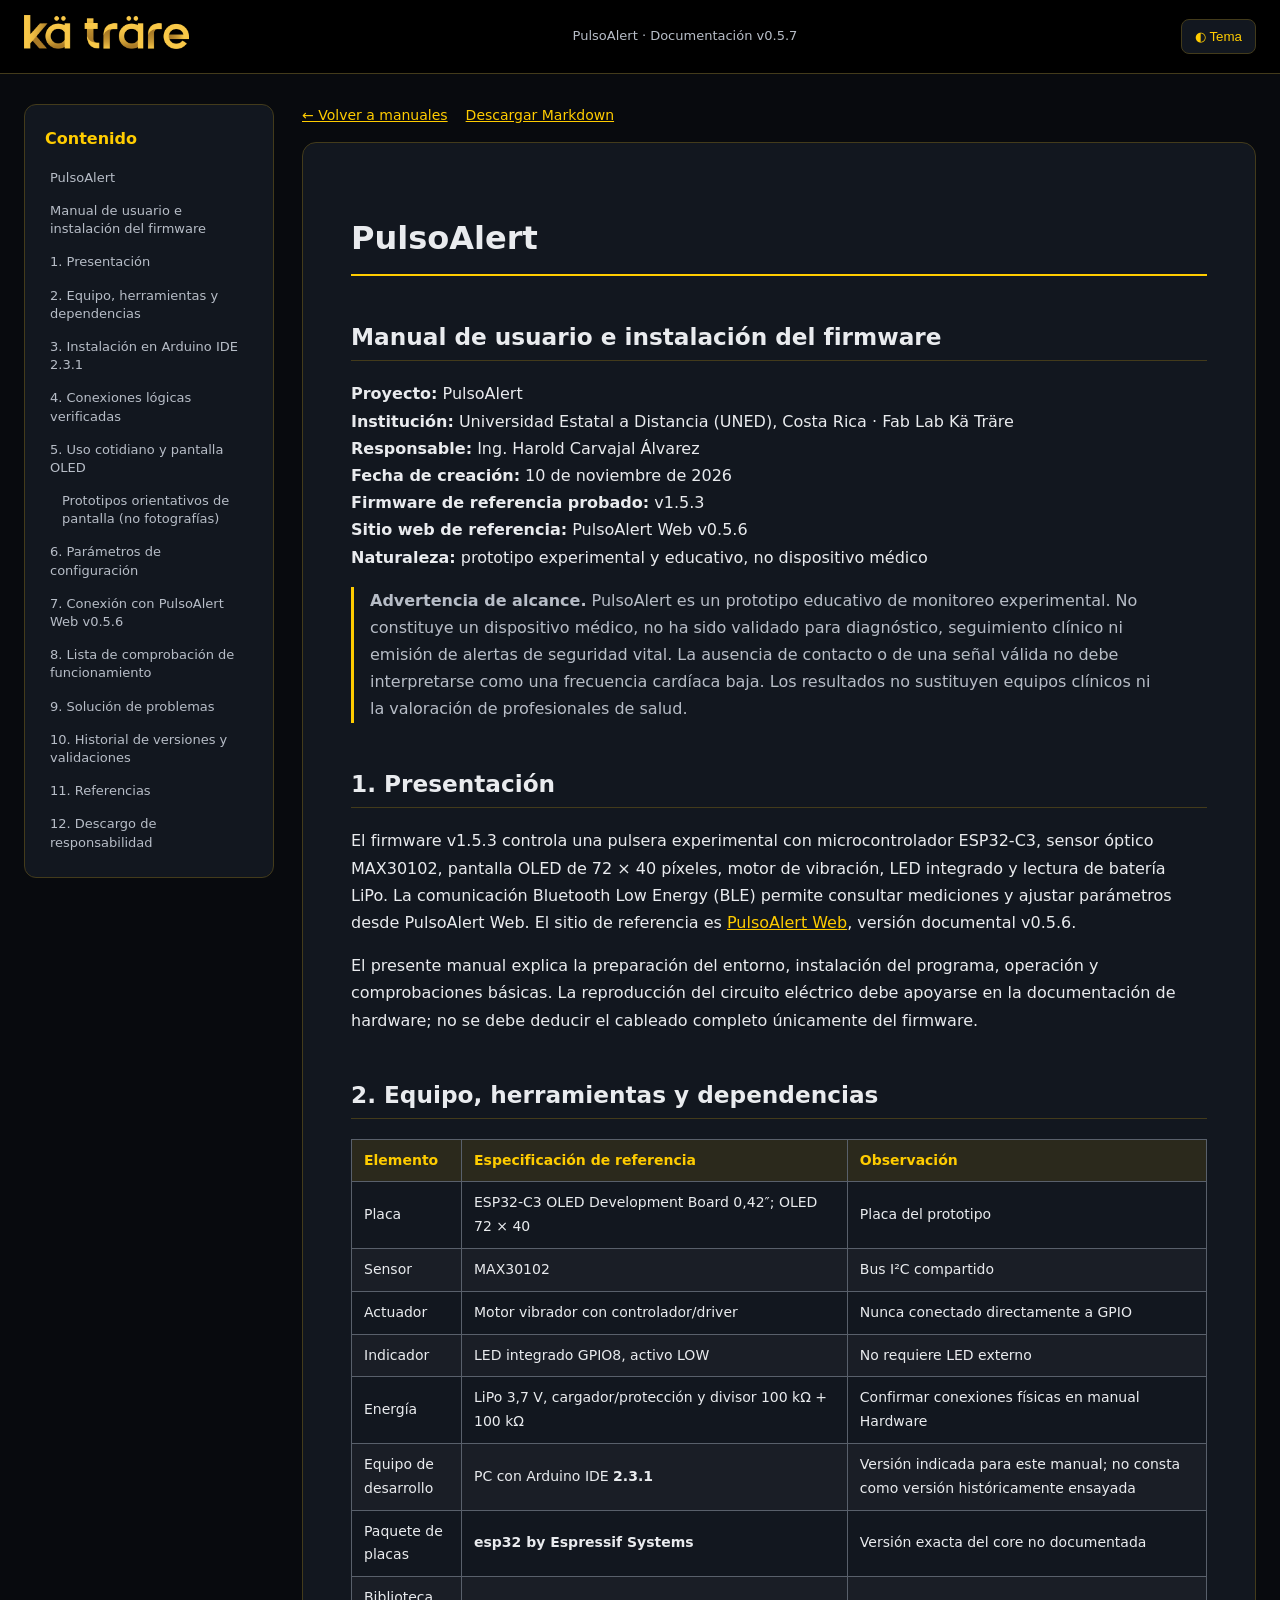
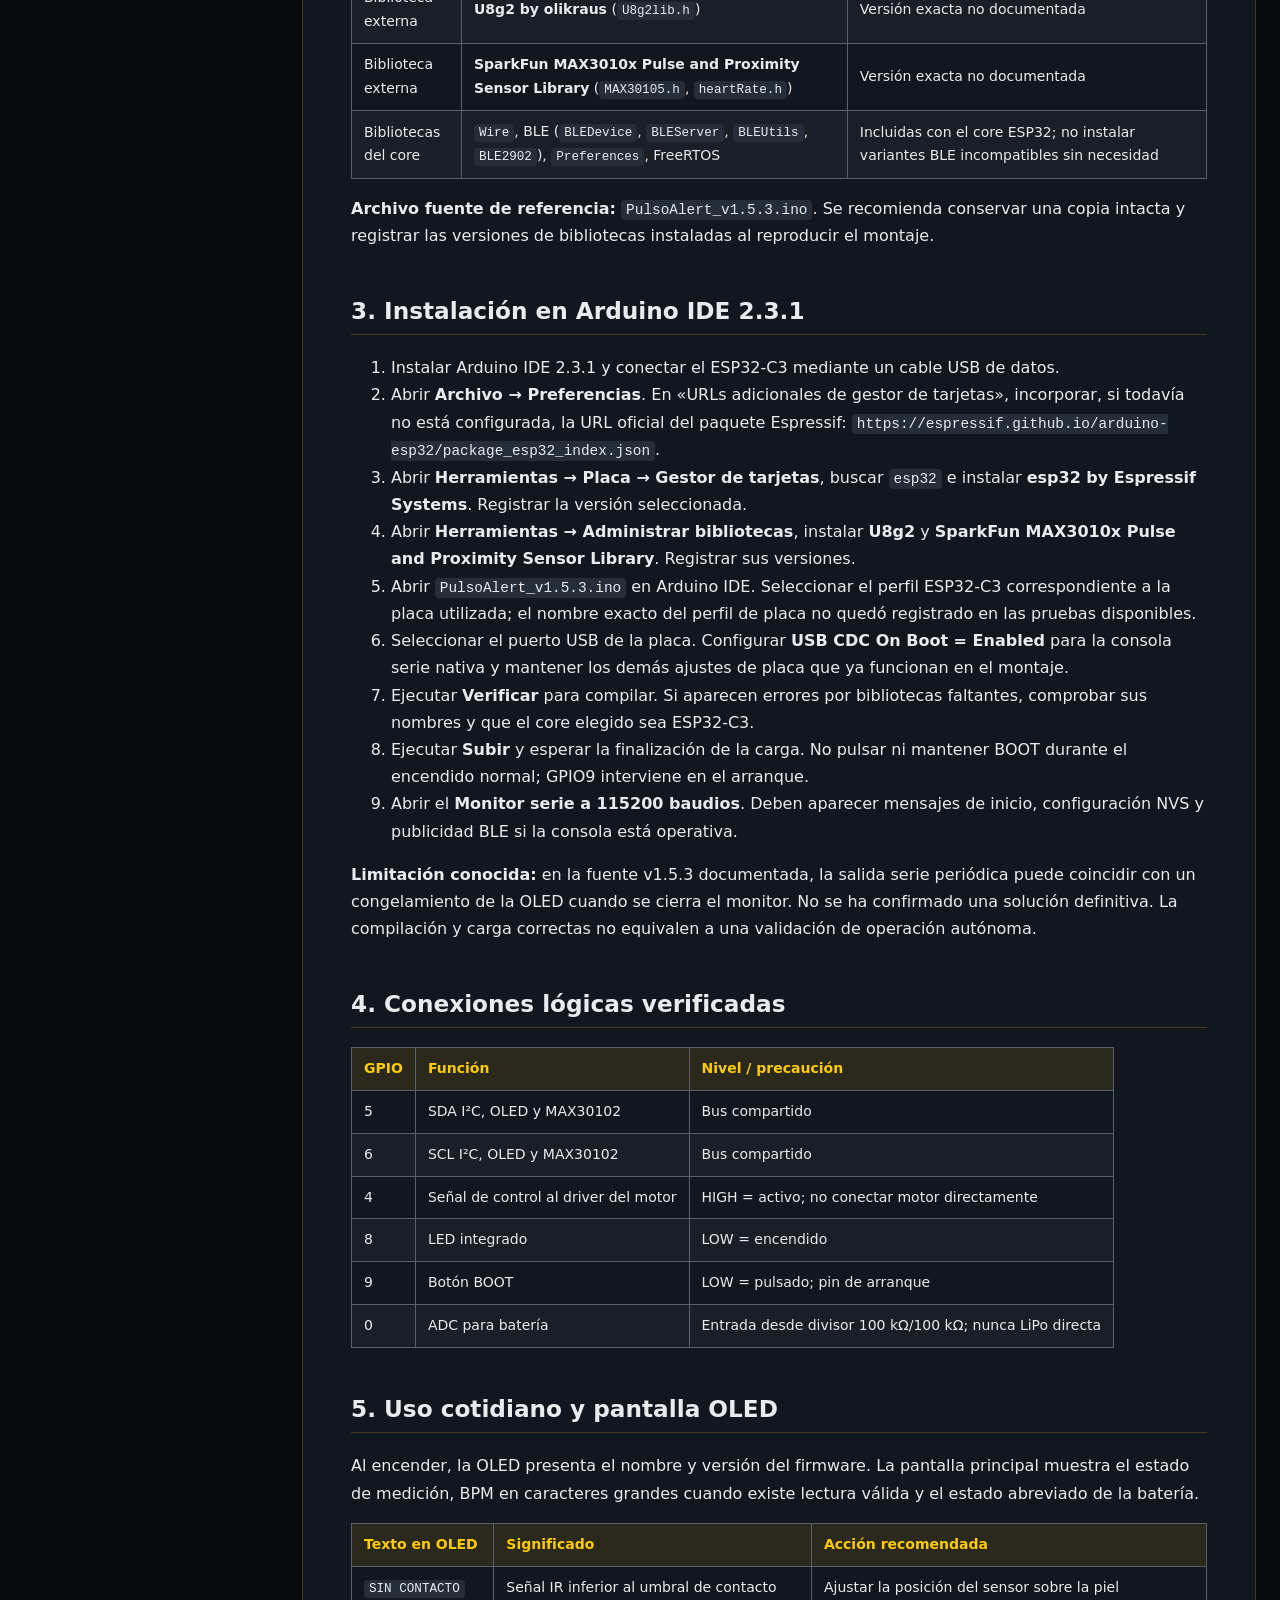
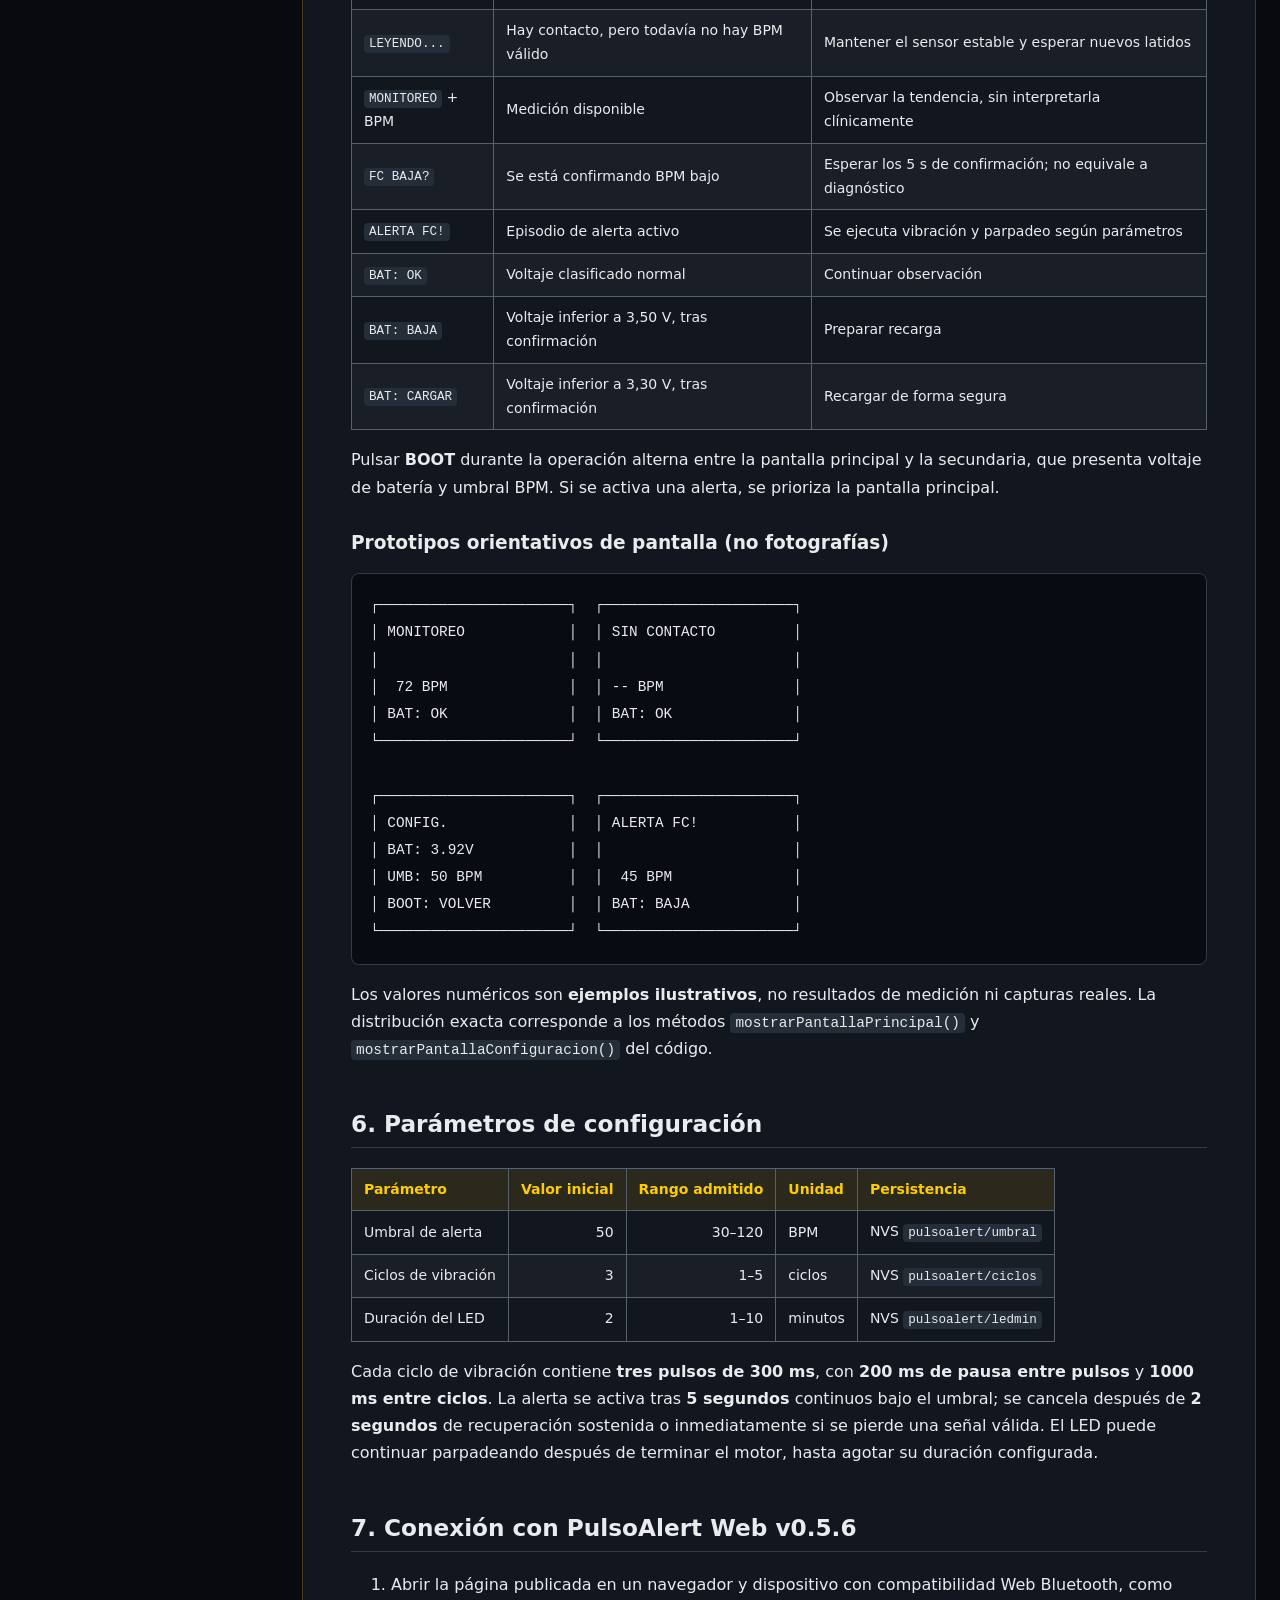
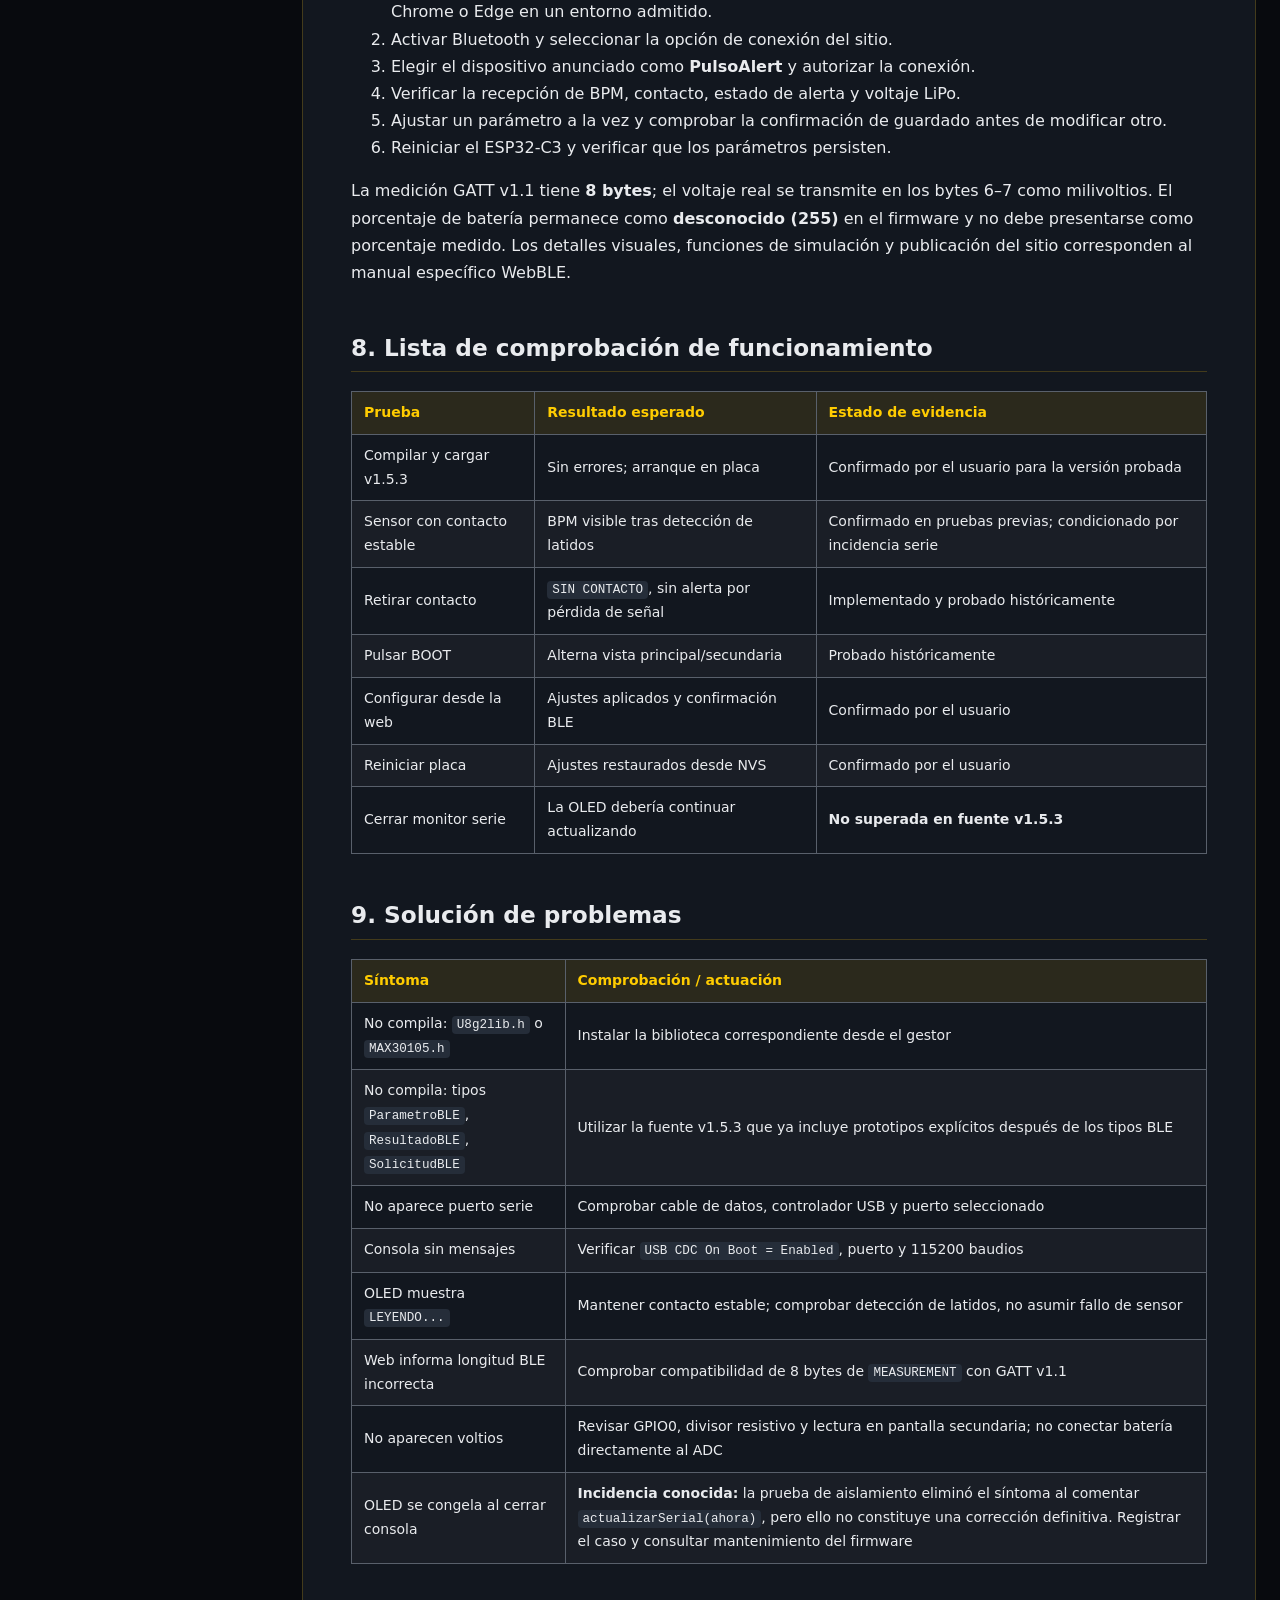
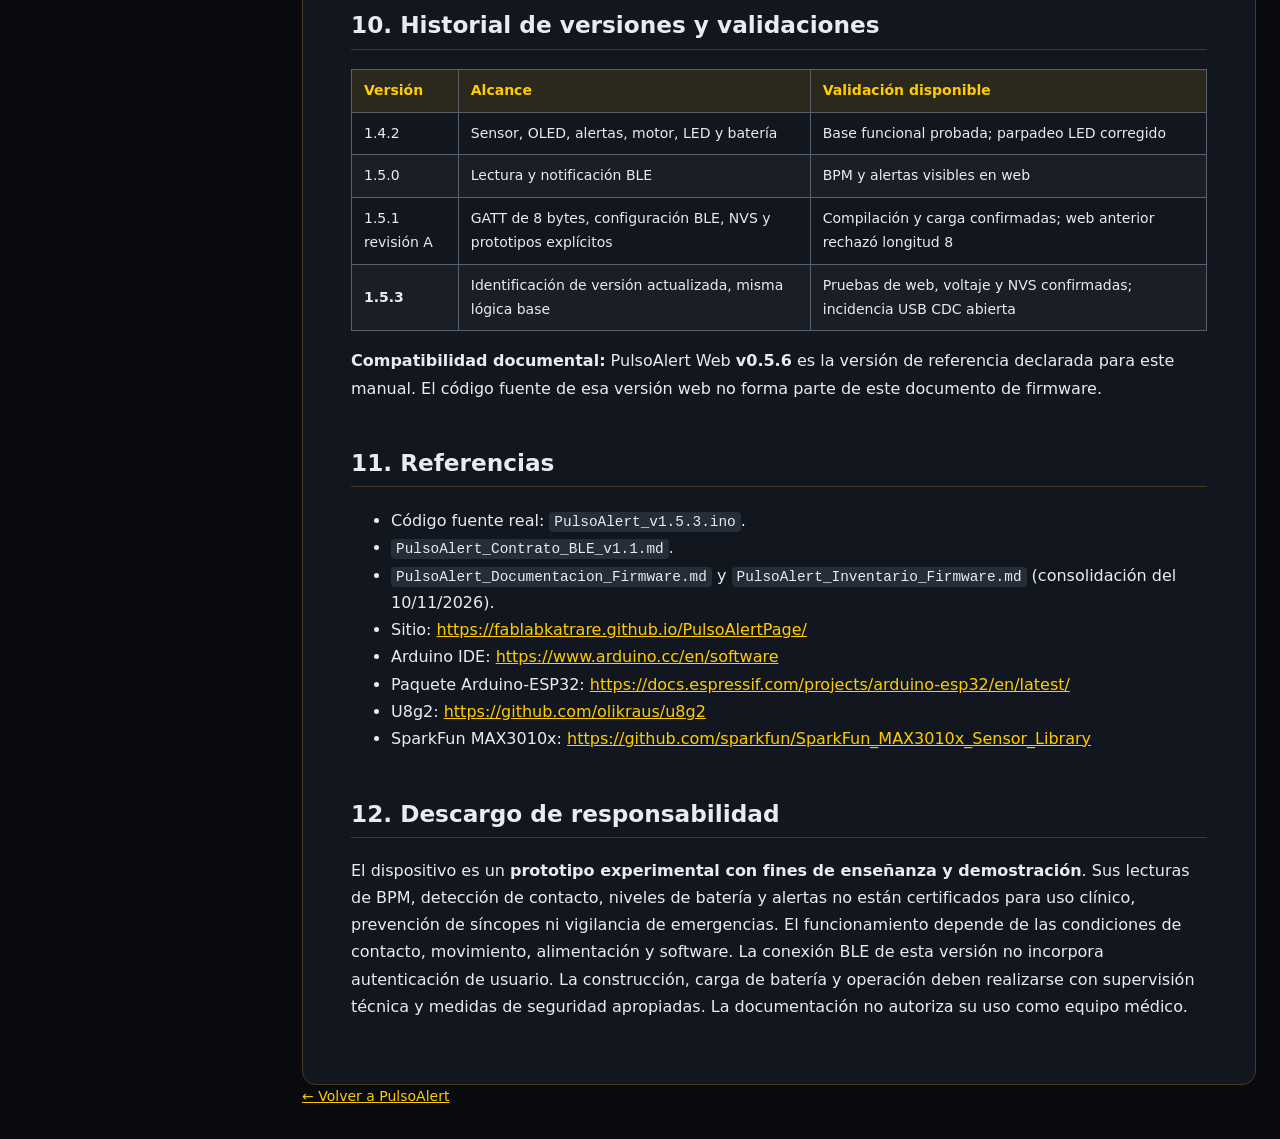
<file: manuales/firmware/PulsoAlert_Manual_Usuario_Firmware_v1.5.3.html>
<!doctype html><html lang="es"><head><meta charset="utf-8"><meta name="viewport" content="width=device-width, initial-scale=1"><meta name="color-scheme" content="dark light"><title>PulsoAlert | PulsoAlert</title><link rel="stylesheet" href="../../manual-viewer.css?v=0.5.7"></head><body><header class="manual-header"><div class="manual-header-inner"><a href="../../index.html#documentacion"><img src="../../assets/katrare-logo.png" alt="Kä Träre · FabLab"></a><span>PulsoAlert · Documentación v0.5.7</span><button type="button" id="manualTheme" aria-label="Cambiar tema">◐ Tema</button></div></header><div class="manual-layout"><aside class="manual-toc"><strong>Contenido</strong><nav aria-label="Índice del documento"><a class="toc-level-1" href="#pulsoalert">PulsoAlert</a><a class="toc-level-2" href="#manual-de-usuario-e-instalaci-n-del-firmware">Manual de usuario e instalación del firmware</a><a class="toc-level-2" href="#1-presentaci-n">1. Presentación</a><a class="toc-level-2" href="#2-equipo-herramientas-y-dependencias">2. Equipo, herramientas y dependencias</a><a class="toc-level-2" href="#3-instalaci-n-en-arduino-ide-2-3-1">3. Instalación en Arduino IDE 2.3.1</a><a class="toc-level-2" href="#4-conexiones-l-gicas-verificadas">4. Conexiones lógicas verificadas</a><a class="toc-level-2" href="#5-uso-cotidiano-y-pantalla-oled">5. Uso cotidiano y pantalla OLED</a><a class="toc-level-3" href="#prototipos-orientativos-de-pantalla-no-fotograf-as">Prototipos orientativos de pantalla (no fotografías)</a><a class="toc-level-2" href="#6-par-metros-de-configuraci-n">6. Parámetros de configuración</a><a class="toc-level-2" href="#7-conexi-n-con-pulsoalert-web-v0-5-6">7. Conexión con PulsoAlert Web v0.5.6</a><a class="toc-level-2" href="#8-lista-de-comprobaci-n-de-funcionamiento">8. Lista de comprobación de funcionamiento</a><a class="toc-level-2" href="#9-soluci-n-de-problemas">9. Solución de problemas</a><a class="toc-level-2" href="#10-historial-de-versiones-y-validaciones">10. Historial de versiones y validaciones</a><a class="toc-level-2" href="#11-referencias">11. Referencias</a><a class="toc-level-2" href="#12-descargo-de-responsabilidad">12. Descargo de responsabilidad</a></nav></aside><main class="manual-content"><div class="manual-actions"><a href="../../index.html#documentacion">← Volver a manuales</a><a href="PulsoAlert_Manual_Usuario_Firmware_v1.5.3.md" download>Descargar Markdown</a></div><article class="markdown-body"><h1 id="pulsoalert">PulsoAlert</h1>
<h2 id="manual-de-usuario-e-instalaci-n-del-firmware">Manual de usuario e instalación del firmware</h2>
<p><strong>Proyecto:</strong> PulsoAlert<br />
<strong>Institución:</strong> Universidad Estatal a Distancia (UNED), Costa Rica · Fab Lab Kä Träre<br />
<strong>Responsable:</strong> Ing. Harold Carvajal Álvarez<br />
<strong>Fecha de creación:</strong> 10 de noviembre de 2026<br />
<strong>Firmware de referencia probado:</strong> v1.5.3<br />
<strong>Sitio web de referencia:</strong> PulsoAlert Web v0.5.6<br />
<strong>Naturaleza:</strong> prototipo experimental y educativo, no dispositivo médico</p>
<blockquote>
<p><strong>Advertencia de alcance.</strong> PulsoAlert es un prototipo educativo de monitoreo experimental. No constituye un dispositivo médico, no ha sido validado para diagnóstico, seguimiento clínico ni emisión de alertas de seguridad vital. La ausencia de contacto o de una señal válida no debe interpretarse como una frecuencia cardíaca baja. Los resultados no sustituyen equipos clínicos ni la valoración de profesionales de salud.</p>
</blockquote>
<h2 id="1-presentaci-n">1. Presentación</h2>
<p>El firmware v1.5.3 controla una pulsera experimental con microcontrolador ESP32-C3, sensor óptico MAX30102, pantalla OLED de 72 × 40 píxeles, motor de vibración, LED integrado y lectura de batería LiPo. La comunicación Bluetooth Low Energy (BLE) permite consultar mediciones y ajustar parámetros desde PulsoAlert Web. El sitio de referencia es <a href="https://fablabkatrare.github.io/PulsoAlertPage/">PulsoAlert Web</a>, versión documental v0.5.6.</p>
<p>El presente manual explica la preparación del entorno, instalación del programa, operación y comprobaciones básicas. La reproducción del circuito eléctrico debe apoyarse en la documentación de hardware; no se debe deducir el cableado completo únicamente del firmware.</p>
<h2 id="2-equipo-herramientas-y-dependencias">2. Equipo, herramientas y dependencias</h2>
<table>
<thead>
<tr>
  <th>Elemento</th>
  <th>Especificación de referencia</th>
  <th>Observación</th>
</tr>
</thead>
<tbody>
<tr>
  <td>Placa</td>
  <td>ESP32-C3 OLED Development Board 0,42″; OLED 72 × 40</td>
  <td>Placa del prototipo</td>
</tr>
<tr>
  <td>Sensor</td>
  <td>MAX30102</td>
  <td>Bus I²C compartido</td>
</tr>
<tr>
  <td>Actuador</td>
  <td>Motor vibrador con controlador/driver</td>
  <td>Nunca conectado directamente a GPIO</td>
</tr>
<tr>
  <td>Indicador</td>
  <td>LED integrado GPIO8, activo LOW</td>
  <td>No requiere LED externo</td>
</tr>
<tr>
  <td>Energía</td>
  <td>LiPo 3,7 V, cargador/protección y divisor 100 kΩ + 100 kΩ</td>
  <td>Confirmar conexiones físicas en manual Hardware</td>
</tr>
<tr>
  <td>Equipo de desarrollo</td>
  <td>PC con Arduino IDE <strong>2.3.1</strong></td>
  <td>Versión indicada para este manual; no consta como versión históricamente ensayada</td>
</tr>
<tr>
  <td>Paquete de placas</td>
  <td><strong>esp32 by Espressif Systems</strong></td>
  <td>Versión exacta del core no documentada</td>
</tr>
<tr>
  <td>Biblioteca externa</td>
  <td><strong>U8g2 by olikraus</strong> (<code>U8g2lib.h</code>)</td>
  <td>Versión exacta no documentada</td>
</tr>
<tr>
  <td>Biblioteca externa</td>
  <td><strong>SparkFun MAX3010x Pulse and Proximity Sensor Library</strong> (<code>MAX30105.h</code>, <code>heartRate.h</code>)</td>
  <td>Versión exacta no documentada</td>
</tr>
<tr>
  <td>Bibliotecas del core</td>
  <td><code>Wire</code>, BLE (<code>BLEDevice</code>, <code>BLEServer</code>, <code>BLEUtils</code>, <code>BLE2902</code>), <code>Preferences</code>, FreeRTOS</td>
  <td>Incluidas con el core ESP32; no instalar variantes BLE incompatibles sin necesidad</td>
</tr>
</tbody>
</table>
<p><strong>Archivo fuente de referencia:</strong> <code>PulsoAlert_v1.5.3.ino</code>. Se recomienda conservar una copia intacta y registrar las versiones de bibliotecas instaladas al reproducir el montaje.</p>
<h2 id="3-instalaci-n-en-arduino-ide-2-3-1">3. Instalación en Arduino IDE 2.3.1</h2>
<ol>
<li>Instalar Arduino IDE 2.3.1 y conectar el ESP32-C3 mediante un cable USB de datos.</li>
<li>Abrir <strong>Archivo → Preferencias</strong>. En «URLs adicionales de gestor de tarjetas», incorporar, si todavía no está configurada, la URL oficial del paquete Espressif: <code>https://espressif.github.io/arduino-esp32/package_esp32_index.json</code>.</li>
<li>Abrir <strong>Herramientas → Placa → Gestor de tarjetas</strong>, buscar <code>esp32</code> e instalar <strong>esp32 by Espressif Systems</strong>. Registrar la versión seleccionada.</li>
<li>Abrir <strong>Herramientas → Administrar bibliotecas</strong>, instalar <strong>U8g2</strong> y <strong>SparkFun MAX3010x Pulse and Proximity Sensor Library</strong>. Registrar sus versiones.</li>
<li>Abrir <code>PulsoAlert_v1.5.3.ino</code> en Arduino IDE. Seleccionar el perfil ESP32-C3 correspondiente a la placa utilizada; el nombre exacto del perfil de placa no quedó registrado en las pruebas disponibles.</li>
<li>Seleccionar el puerto USB de la placa. Configurar <strong>USB CDC On Boot = Enabled</strong> para la consola serie nativa y mantener los demás ajustes de placa que ya funcionan en el montaje.</li>
<li>Ejecutar <strong>Verificar</strong> para compilar. Si aparecen errores por bibliotecas faltantes, comprobar sus nombres y que el core elegido sea ESP32-C3.</li>
<li>Ejecutar <strong>Subir</strong> y esperar la finalización de la carga. No pulsar ni mantener BOOT durante el encendido normal; GPIO9 interviene en el arranque.</li>
<li>Abrir el <strong>Monitor serie a 115200 baudios</strong>. Deben aparecer mensajes de inicio, configuración NVS y publicidad BLE si la consola está operativa.</li>
</ol>
<p><strong>Limitación conocida:</strong> en la fuente v1.5.3 documentada, la salida serie periódica puede coincidir con un congelamiento de la OLED cuando se cierra el monitor. No se ha confirmado una solución definitiva. La compilación y carga correctas no equivalen a una validación de operación autónoma.</p>
<h2 id="4-conexiones-l-gicas-verificadas">4. Conexiones lógicas verificadas</h2>
<table>
<thead>
<tr>
  <th>GPIO</th>
  <th>Función</th>
  <th>Nivel / precaución</th>
</tr>
</thead>
<tbody>
<tr>
  <td>5</td>
  <td>SDA I²C, OLED y MAX30102</td>
  <td>Bus compartido</td>
</tr>
<tr>
  <td>6</td>
  <td>SCL I²C, OLED y MAX30102</td>
  <td>Bus compartido</td>
</tr>
<tr>
  <td>4</td>
  <td>Señal de control al driver del motor</td>
  <td>HIGH = activo; no conectar motor directamente</td>
</tr>
<tr>
  <td>8</td>
  <td>LED integrado</td>
  <td>LOW = encendido</td>
</tr>
<tr>
  <td>9</td>
  <td>Botón BOOT</td>
  <td>LOW = pulsado; pin de arranque</td>
</tr>
<tr>
  <td>0</td>
  <td>ADC para batería</td>
  <td>Entrada desde divisor 100 kΩ/100 kΩ; nunca LiPo directa</td>
</tr>
</tbody>
</table>
<h2 id="5-uso-cotidiano-y-pantalla-oled">5. Uso cotidiano y pantalla OLED</h2>
<p>Al encender, la OLED presenta el nombre y versión del firmware. La pantalla principal muestra el estado de medición, BPM en caracteres grandes cuando existe lectura válida y el estado abreviado de la batería.</p>
<table>
<thead>
<tr>
  <th>Texto en OLED</th>
  <th>Significado</th>
  <th>Acción recomendada</th>
</tr>
</thead>
<tbody>
<tr>
  <td><code>SIN CONTACTO</code></td>
  <td>Señal IR inferior al umbral de contacto</td>
  <td>Ajustar la posición del sensor sobre la piel</td>
</tr>
<tr>
  <td><code>LEYENDO...</code></td>
  <td>Hay contacto, pero todavía no hay BPM válido</td>
  <td>Mantener el sensor estable y esperar nuevos latidos</td>
</tr>
<tr>
  <td><code>MONITOREO</code> + BPM</td>
  <td>Medición disponible</td>
  <td>Observar la tendencia, sin interpretarla clínicamente</td>
</tr>
<tr>
  <td><code>FC BAJA?</code></td>
  <td>Se está confirmando BPM bajo</td>
  <td>Esperar los 5 s de confirmación; no equivale a diagnóstico</td>
</tr>
<tr>
  <td><code>ALERTA FC!</code></td>
  <td>Episodio de alerta activo</td>
  <td>Se ejecuta vibración y parpadeo según parámetros</td>
</tr>
<tr>
  <td><code>BAT: OK</code></td>
  <td>Voltaje clasificado normal</td>
  <td>Continuar observación</td>
</tr>
<tr>
  <td><code>BAT: BAJA</code></td>
  <td>Voltaje inferior a 3,50 V, tras confirmación</td>
  <td>Preparar recarga</td>
</tr>
<tr>
  <td><code>BAT: CARGAR</code></td>
  <td>Voltaje inferior a 3,30 V, tras confirmación</td>
  <td>Recargar de forma segura</td>
</tr>
</tbody>
</table>
<p>Pulsar <strong>BOOT</strong> durante la operación alterna entre la pantalla principal y la secundaria, que presenta voltaje de batería y umbral BPM. Si se activa una alerta, se prioriza la pantalla principal.</p>
<h3 id="prototipos-orientativos-de-pantalla-no-fotograf-as">Prototipos orientativos de pantalla (no fotografías)</h3>
<pre><code class="language-text">┌──────────────────────┐  ┌──────────────────────┐
│ MONITOREO            │  │ SIN CONTACTO         │
│                      │  │                      │
│  72 BPM              │  │ -- BPM               │
│ BAT: OK              │  │ BAT: OK              │
└──────────────────────┘  └──────────────────────┘

┌──────────────────────┐  ┌──────────────────────┐
│ CONFIG.              │  │ ALERTA FC!           │
│ BAT: 3.92V           │  │                      │
│ UMB: 50 BPM          │  │  45 BPM              │
│ BOOT: VOLVER         │  │ BAT: BAJA            │
└──────────────────────┘  └──────────────────────┘
</code></pre>
<p>Los valores numéricos son <strong>ejemplos ilustrativos</strong>, no resultados de medición ni capturas reales. La distribución exacta corresponde a los métodos <code>mostrarPantallaPrincipal()</code> y <code>mostrarPantallaConfiguracion()</code> del código.</p>
<h2 id="6-par-metros-de-configuraci-n">6. Parámetros de configuración</h2>
<table>
<thead>
<tr>
  <th>Parámetro</th>
  <th style="text-align:right">Valor inicial</th>
  <th style="text-align:right">Rango admitido</th>
  <th>Unidad</th>
  <th>Persistencia</th>
</tr>
</thead>
<tbody>
<tr>
  <td>Umbral de alerta</td>
  <td style="text-align:right">50</td>
  <td style="text-align:right">30–120</td>
  <td>BPM</td>
  <td>NVS <code>pulsoalert/umbral</code></td>
</tr>
<tr>
  <td>Ciclos de vibración</td>
  <td style="text-align:right">3</td>
  <td style="text-align:right">1–5</td>
  <td>ciclos</td>
  <td>NVS <code>pulsoalert/ciclos</code></td>
</tr>
<tr>
  <td>Duración del LED</td>
  <td style="text-align:right">2</td>
  <td style="text-align:right">1–10</td>
  <td>minutos</td>
  <td>NVS <code>pulsoalert/ledmin</code></td>
</tr>
</tbody>
</table>
<p>Cada ciclo de vibración contiene <strong>tres pulsos de 300 ms</strong>, con <strong>200 ms de pausa entre pulsos</strong> y <strong>1000 ms entre ciclos</strong>. La alerta se activa tras <strong>5 segundos</strong> continuos bajo el umbral; se cancela después de <strong>2 segundos</strong> de recuperación sostenida o inmediatamente si se pierde una señal válida. El LED puede continuar parpadeando después de terminar el motor, hasta agotar su duración configurada.</p>
<h2 id="7-conexi-n-con-pulsoalert-web-v0-5-6">7. Conexión con PulsoAlert Web v0.5.6</h2>
<ol>
<li>Abrir la página publicada en un navegador y dispositivo con compatibilidad Web Bluetooth, como Chrome o Edge en un entorno admitido.</li>
<li>Activar Bluetooth y seleccionar la opción de conexión del sitio.</li>
<li>Elegir el dispositivo anunciado como <strong>PulsoAlert</strong> y autorizar la conexión.</li>
<li>Verificar la recepción de BPM, contacto, estado de alerta y voltaje LiPo.</li>
<li>Ajustar un parámetro a la vez y comprobar la confirmación de guardado antes de modificar otro.</li>
<li>Reiniciar el ESP32-C3 y verificar que los parámetros persisten.</li>
</ol>
<p>La medición GATT v1.1 tiene <strong>8 bytes</strong>; el voltaje real se transmite en los bytes 6–7 como milivoltios. El porcentaje de batería permanece como <strong>desconocido (255)</strong> en el firmware y no debe presentarse como porcentaje medido. Los detalles visuales, funciones de simulación y publicación del sitio corresponden al manual específico WebBLE.</p>
<h2 id="8-lista-de-comprobaci-n-de-funcionamiento">8. Lista de comprobación de funcionamiento</h2>
<table>
<thead>
<tr>
  <th>Prueba</th>
  <th>Resultado esperado</th>
  <th>Estado de evidencia</th>
</tr>
</thead>
<tbody>
<tr>
  <td>Compilar y cargar v1.5.3</td>
  <td>Sin errores; arranque en placa</td>
  <td>Confirmado por el usuario para la versión probada</td>
</tr>
<tr>
  <td>Sensor con contacto estable</td>
  <td>BPM visible tras detección de latidos</td>
  <td>Confirmado en pruebas previas; condicionado por incidencia serie</td>
</tr>
<tr>
  <td>Retirar contacto</td>
  <td><code>SIN CONTACTO</code>, sin alerta por pérdida de señal</td>
  <td>Implementado y probado históricamente</td>
</tr>
<tr>
  <td>Pulsar BOOT</td>
  <td>Alterna vista principal/secundaria</td>
  <td>Probado históricamente</td>
</tr>
<tr>
  <td>Configurar desde la web</td>
  <td>Ajustes aplicados y confirmación BLE</td>
  <td>Confirmado por el usuario</td>
</tr>
<tr>
  <td>Reiniciar placa</td>
  <td>Ajustes restaurados desde NVS</td>
  <td>Confirmado por el usuario</td>
</tr>
<tr>
  <td>Cerrar monitor serie</td>
  <td>La OLED debería continuar actualizando</td>
  <td><strong>No superada en fuente v1.5.3</strong></td>
</tr>
</tbody>
</table>
<h2 id="9-soluci-n-de-problemas">9. Solución de problemas</h2>
<table>
<thead>
<tr>
  <th>Síntoma</th>
  <th>Comprobación / actuación</th>
</tr>
</thead>
<tbody>
<tr>
  <td>No compila: <code>U8g2lib.h</code> o <code>MAX30105.h</code></td>
  <td>Instalar la biblioteca correspondiente desde el gestor</td>
</tr>
<tr>
  <td>No compila: tipos <code>ParametroBLE</code>, <code>ResultadoBLE</code>, <code>SolicitudBLE</code></td>
  <td>Utilizar la fuente v1.5.3 que ya incluye prototipos explícitos después de los tipos BLE</td>
</tr>
<tr>
  <td>No aparece puerto serie</td>
  <td>Comprobar cable de datos, controlador USB y puerto seleccionado</td>
</tr>
<tr>
  <td>Consola sin mensajes</td>
  <td>Verificar <code>USB CDC On Boot = Enabled</code>, puerto y 115200 baudios</td>
</tr>
<tr>
  <td>OLED muestra <code>LEYENDO...</code></td>
  <td>Mantener contacto estable; comprobar detección de latidos, no asumir fallo de sensor</td>
</tr>
<tr>
  <td>Web informa longitud BLE incorrecta</td>
  <td>Comprobar compatibilidad de 8 bytes de <code>MEASUREMENT</code> con GATT v1.1</td>
</tr>
<tr>
  <td>No aparecen voltios</td>
  <td>Revisar GPIO0, divisor resistivo y lectura en pantalla secundaria; no conectar batería directamente al ADC</td>
</tr>
<tr>
  <td>OLED se congela al cerrar consola</td>
  <td><strong>Incidencia conocida:</strong> la prueba de aislamiento eliminó el síntoma al comentar <code>actualizarSerial(ahora)</code>, pero ello no constituye una corrección definitiva. Registrar el caso y consultar mantenimiento del firmware</td>
</tr>
</tbody>
</table>
<h2 id="10-historial-de-versiones-y-validaciones">10. Historial de versiones y validaciones</h2>
<table>
<thead>
<tr>
  <th>Versión</th>
  <th>Alcance</th>
  <th>Validación disponible</th>
</tr>
</thead>
<tbody>
<tr>
  <td>1.4.2</td>
  <td>Sensor, OLED, alertas, motor, LED y batería</td>
  <td>Base funcional probada; parpadeo LED corregido</td>
</tr>
<tr>
  <td>1.5.0</td>
  <td>Lectura y notificación BLE</td>
  <td>BPM y alertas visibles en web</td>
</tr>
<tr>
  <td>1.5.1 revisión A</td>
  <td>GATT de 8 bytes, configuración BLE, NVS y prototipos explícitos</td>
  <td>Compilación y carga confirmadas; web anterior rechazó longitud 8</td>
</tr>
<tr>
  <td><strong>1.5.3</strong></td>
  <td>Identificación de versión actualizada, misma lógica base</td>
  <td>Pruebas de web, voltaje y NVS confirmadas; incidencia USB CDC abierta</td>
</tr>
</tbody>
</table>
<p><strong>Compatibilidad documental:</strong> PulsoAlert Web <strong>v0.5.6</strong> es la versión de referencia declarada para este manual. El código fuente de esa versión web no forma parte de este documento de firmware.</p>
<h2 id="11-referencias">11. Referencias</h2>
<ul>
<li>Código fuente real: <code>PulsoAlert_v1.5.3.ino</code>.</li>
<li><code>PulsoAlert_Contrato_BLE_v1.1.md</code>.</li>
<li><code>PulsoAlert_Documentacion_Firmware.md</code> y <code>PulsoAlert_Inventario_Firmware.md</code> (consolidación del 10/11/2026).</li>
<li>Sitio: <a href="https://fablabkatrare.github.io/PulsoAlertPage/">https://fablabkatrare.github.io/PulsoAlertPage/</a></li>
<li>Arduino IDE: <a href="https://www.arduino.cc/en/software">https://www.arduino.cc/en/software</a></li>
<li>Paquete Arduino-ESP32: <a href="https://docs.espressif.com/projects/arduino-esp32/en/latest/">https://docs.espressif.com/projects/arduino-esp32/en/latest/</a></li>
<li>U8g2: <a href="https://github.com/olikraus/u8g2">https://github.com/olikraus/u8g2</a></li>
<li>SparkFun MAX3010x: <a href="https://github.com/sparkfun/SparkFun_MAX3010x_Sensor_Library">https://github.com/sparkfun/SparkFun_MAX3010x_Sensor_Library</a></li>
</ul>
<h2 id="12-descargo-de-responsabilidad">12. Descargo de responsabilidad</h2>
<p>El dispositivo es un <strong>prototipo experimental con fines de enseñanza y demostración</strong>. Sus lecturas de BPM, detección de contacto, niveles de batería y alertas no están certificados para uso clínico, prevención de síncopes ni vigilancia de emergencias. El funcionamiento depende de las condiciones de contacto, movimiento, alimentación y software. La conexión BLE de esta versión no incorpora autenticación de usuario. La construcción, carga de batería y operación deben realizarse con supervisión técnica y medidas de seguridad apropiadas. La documentación no autoriza su uso como equipo médico.</p>
</article><div class="manual-actions"><a href="../../index.html#documentacion">← Volver a PulsoAlert</a></div></main></div><script src="../../manual-viewer.js?v=0.5.7"></script></body></html>
</file>
<file: styles.css>
/* ==============================================================
   PULSOALERT WEB v0.2 - HOJA DE ESTILOS
   Proyecto educativo Kä Träre / FabLab.
   IMPORTANTE: colores y tipografía son PROVISIONALES. Antes de
   publicación institucional, sustituirlos por los tokens oficiales
   y agregar el logotipo autorizado del laboratorio.
   ============================================================== */
:root {
  /* Paleta provisional; centralizada para facilitar su sustitución. */
  --brand-dark:#123b45; --brand-deep:#0c2931; --brand-accent:#0cae9a;
  --brand-light:#e7f7f3; --background:#f4f7f8; --surface:#fff;
  --text:#1c3038; --muted:#627780; --border:#dce6e8;
  --warning:#c56a17; --danger:#bb3748; --success:#16856a;
  /* Fuente del sistema provisional hasta verificar la oficial. */
  --font:system-ui,-apple-system,"Segoe UI",Arial,sans-serif;
  --radius:16px; --shadow:0 10px 30px rgba(18,59,69,.055);
}
*{box-sizing:border-box}html{font-family:var(--font);color:var(--text);background:var(--background)}body{margin:0;min-height:100vh}button,input{font:inherit}button{cursor:pointer}button:focus-visible,input:focus-visible{outline:3px solid #0cae9a;outline-offset:3px}.container{width:min(1120px,calc(100% - 36px));margin-inline:auto}
.site-header{background:var(--brand-deep);color:#fff}.header-inner{min-height:82px;display:flex;align-items:center;justify-content:space-between;gap:16px}.brand{display:flex;align-items:center;gap:12px}.brand-mark{width:46px;height:46px;display:grid;place-items:center;border:2px solid #6ee0cd;border-radius:13px;font-size:20px;font-weight:800}.brand-mark span{color:#6ee0cd}.brand-name{display:block;font-size:19px;font-weight:800;letter-spacing:.2px}.brand-subtitle{display:block;color:#b9d2d4;font-size:10px;letter-spacing:1.5px;margin-top:3px}.header-project{display:flex;align-items:center;gap:9px;font-weight:750}.pulse-symbol{font-size:25px;color:#6ee0cd}
.intro{display:flex;justify-content:space-between;align-items:center;gap:24px;margin:39px 0 24px}.eyebrow{font-size:11px;font-weight:800;letter-spacing:1.8px;color:var(--brand-accent);margin:0 0 9px}h1{font-size:clamp(32px,5vw,48px);letter-spacing:-1.6px;margin:0 0 8px;line-height:1.1}.title-accent{color:var(--brand-accent)}.lead{color:var(--muted);font-size:15px;line-height:1.5;margin:0}.connection-panel{display:flex;align-items:center;gap:10px;background:#fff;border:1px solid var(--border);padding:10px 12px;border-radius:14px;white-space:nowrap;font-size:13px;font-weight:650}.status-dot,.small-dot{display:inline-block;width:9px;height:9px;background:#d6a046;border-radius:50%}.small-dot.green{background:var(--success)}.button{border:0;border-radius:9px;padding:11px 16px;font-size:13px;font-weight:750;transition:filter .15s}.button:hover{filter:brightness(.95)}.button-primary{background:var(--brand-dark);color:white}.button-secondary{background:var(--brand-light);color:var(--brand-dark)}.button-ghost{background:#edf2f3;color:var(--text)}.notice{background:#eaf5f7;border:1px solid #c9e6eb;color:#285b65;padding:12px 16px;border-radius:11px;font-size:13px;margin-bottom:20px}
.metrics{display:grid;grid-template-columns:repeat(3,minmax(0,1fr));gap:16px;margin-bottom:20px}.metric{background:var(--surface);border:1px solid var(--border);border-radius:var(--radius);padding:23px 24px;box-shadow:var(--shadow);min-height:180px}.metric-primary{background:var(--brand-dark);border-color:var(--brand-dark);color:#fff}.metric-label{display:flex;justify-content:space-between;align-items:center;font-size:13px;font-weight:700}.metric-label span{font-size:22px;color:var(--brand-accent)}.metric-primary .metric-label span{color:#8cf0df}.metric-value{display:flex;align-items:baseline;gap:8px;margin:14px 0 12px}.metric-value strong{font-size:48px;line-height:1;font-weight:800;letter-spacing:-1.8px}.metric-value span{font-size:14px;color:var(--muted)}.metric-primary .metric-value span{color:#c5e5e3}.metric-footer{font-size:12px;color:var(--muted);display:flex;align-items:center;gap:7px}.metric-primary .metric-footer{color:#c7e5e2}.alert-value{font-size:31px;font-weight:800;margin:20px 0 16px;color:var(--success)}.alert-value.is-low{color:var(--warning)}.alert-value.is-alert{color:var(--danger)}
.content-grid{display:grid;grid-template-columns:1.15fr 1fr;gap:20px}.panel{background:var(--surface);border:1px solid var(--border);border-radius:var(--radius);padding:26px;box-shadow:var(--shadow)}.panel-heading{display:flex;justify-content:space-between;align-items:center;gap:12px}.panel-heading h2{font-size:22px;letter-spacing:-.5px;margin:0}.panel-icon{font-size:23px;color:var(--brand-accent)}.muted{color:var(--muted);font-size:13px;line-height:1.6;margin:15px 0 22px}.control{margin-bottom:26px}.control-head{display:flex;justify-content:space-between;align-items:center;gap:10px;margin-bottom:12px;font-size:13px}.control-head label{font-weight:700}.control-head output{font-weight:800;color:var(--brand-dark);background:var(--brand-light);padding:6px 10px;border-radius:7px;white-space:nowrap}input[type=range]{width:100%;accent-color:var(--brand-accent);cursor:pointer}.range-ends{display:flex;justify-content:space-between;font-size:11px;color:var(--muted);margin-top:4px}.action-row{display:flex;flex-wrap:wrap;gap:10px}.feedback{min-height:20px;font-size:12px;color:var(--success);margin:12px 0 0}
.simulation-grid{display:grid;grid-template-columns:repeat(2,1fr);gap:11px}.sim-button{display:flex;align-items:center;gap:12px;text-align:left;padding:16px 13px;border-radius:11px;border:1px solid var(--border);background:#fff;color:var(--text);font-weight:700}.sim-button:first-letter{font-size:20px}.sim-button:hover,.sim-button.selected{border-color:var(--brand-accent);background:var(--brand-light)}.info-card{background:#f5f8f9;border:1px solid var(--border);border-radius:12px;margin-top:24px;padding:17px}.info-card h3{font-size:14px;margin:0 0 12px}.integration-row{display:flex;justify-content:space-between;gap:10px;padding:9px 0;border-top:1px solid var(--border);font-size:12px}.integration-row strong{white-space:nowrap}.ok{color:var(--success)}.pending{color:var(--warning)}.educational-note{display:flex;gap:14px;align-items:flex-start;background:#fff;border:1px solid var(--border);border-radius:12px;padding:17px 20px;margin:22px 0 38px}.educational-note>span{font-size:23px;color:var(--brand-accent)}.educational-note strong{font-size:13px}.educational-note p{margin:5px 0 0;font-size:12px;color:var(--muted);line-height:1.6}.site-footer{border-top:1px solid var(--border);padding:23px 0}.footer-inner{display:flex;justify-content:space-between;gap:12px;color:var(--muted);font-size:12px}
@media(max-width:850px){.intro{align-items:flex-start;flex-direction:column}.metrics{grid-template-columns:repeat(2,minmax(0,1fr))}.metric:last-child{grid-column:1/-1}.content-grid{grid-template-columns:1fr}}@media(max-width:520px){.container{width:min(100% - 24px,1120px)}.header-inner{min-height:76px}.brand-subtitle{font-size:8px;letter-spacing:.6px}.header-project{font-size:13px}.intro{margin:27px 0 18px}.connection-panel{flex-wrap:wrap;width:100%}.connection-panel .button{margin-left:auto}.metrics{grid-template-columns:1fr;gap:12px}.metric:last-child{grid-column:auto}.metric{min-height:145px;padding:20px}.metric-value strong{font-size:42px}.panel{padding:20px}.footer-inner{flex-direction:column}.control-head{align-items:flex-start}.simulation-grid{gap:8px}.sim-button{padding:12px 10px}}


/* TEMA INSTITUCIONAL: se aplica después del CSS estructural. */

/* ================================================================
   PULSOALERT WEB v0.4 — TEMA VISUAL KÄ TRÄRE
   Inspirado en las capturas del dashboard y centro de aprendizaje.
   Los colores son aproximaciones visuales a esas capturas.
   ================================================================ */
:root {
 --brand-dark:#11161e; --brand-deep:#000; --brand-accent:#ffcc00;
 --brand-light:#292616; --background:#000; --surface:#12171f;
 --text:#f5f6f8; --muted:#b8bec9; --border:#423a18;
 --warning:#ffca4b; --danger:#ff6972; --success:#7de0b0;
 --font:system-ui,-apple-system,"Segoe UI",Arial,sans-serif;
 --radius:13px; --shadow:none;
}
html,body{background:var(--background);color:var(--text);font-family:var(--font)}
button:focus-visible,input:focus-visible{outline-color:#ffcc00}
.container{width:min(1170px,calc(100% - 38px))}
.site-header{background:#000;border-bottom:1px solid #2e2814}
.header-inner{min-height:100px;gap:18px}
.brand{gap:12px}.brand-logo{width:185px;max-width:42vw}
.brand-subtitle{color:#d1d5db;font-size:10px;font-weight:650;letter-spacing:1.2px}
.header-project{color:#fff;font-size:18px;font-weight:850;margin-left:auto}
.pulse-symbol{color:#ffcc00}
.intro{margin:38px 0 25px}.eyebrow{color:#ffcc00;letter-spacing:1.25px}
h1,h2,h3,.intro h1{color:#fff;font-weight:800;letter-spacing:-.7px}
.title-accent{color:#ffcc00}.lead,.muted{color:#bdc2cc}
.connection-panel{background:#12171f;border:1px solid #403a20;color:#e9ebee}
.status-dot{background:#f6bd4e}
.button{border-radius:8px;font-weight:750}
.button-primary{background:#ffcd4b;color:#090909;border:1px solid #ffcd4b}
.button-primary:hover{background:#ffe08b;border-color:#ffe08b}
.button-secondary{background:#ffcd4b;color:#080808;border:1px solid #ffcd4b}
.button-secondary:hover{background:#ffe08b;border-color:#ffe08b}
.button-ghost{background:#252d39;color:#f7f7f7;border:1px solid #444e5c}
.notice{background:#1b1a10;border:1px solid #55491d;color:#f6d77c}
.metric,.panel{background:#12171f;border:1px solid #433b1b;border-radius:13px;box-shadow:none}
.metric-primary{background:#12171f;border-color:#67581a;color:#fff}
.metric-label{color:#c5c9d1}.metric-label span,.metric-primary .metric-label span{color:#ffcc00}
.metric-value strong,.metric-primary .metric-value strong{color:#fff}
.metric-primary .metric-value strong{color:#ffcc00}
.metric-value span,.metric-primary .metric-value span{color:#bdc2cc}
.metric-footer,.metric-primary .metric-footer{color:#b7bdc7}
.small-dot.green{background:#70d3a2}.alert-value{color:#77dbac}
.alert-value.is-low{color:#ffcd4b}.alert-value.is-alert{color:#ff747b}
.panel-heading h2{color:#fff}.panel-icon{background:#2b291c;color:#ffcc00;border-radius:10px;padding:8px;min-width:43px;min-height:43px;display:grid;place-items:center}
.control-head label{color:#f5f6f8}
.control-head output{background:#302a11;color:#ffdb67}
input[type=range]{accent-color:#ffcc00}
.range-ends{color:#a8afbb}
.sim-button{background:#171e28;border:1px solid #3c351b;color:#f4f5f7}
.sim-button:hover,.sim-button.selected{background:#2c2818;border-color:#ffcc00;color:#fff}
.info-card{background:#0d1118;border:1px solid #39341f}
.integration-row{border-color:#343943;color:#c4c9d1}
.integration-row .ok{color:#80dfb2}.integration-row .pending{color:#ffcf58}
.educational-note{background:#12171f;border:1px solid #423a1a}
.educational-note>span{color:#ffcc00}.educational-note p{color:#b9c0c9}
.site-footer{background:#000;border-top:1px solid #383018}.footer-inner,.site-footer .footer-inner{color:#aeb4bd}
.theme-toggle{display:flex;align-items:center;gap:9px;border:1px solid #49401f;border-radius:25px;background:#151921;color:#ffcc00;padding:8px 11px;font-size:17px;cursor:pointer}
.toggle-track{width:37px;height:19px;border-radius:15px;background:#777c84;display:flex;align-items:center;padding:2px}
.toggle-thumb{display:block;width:15px;height:15px;border-radius:50%;background:#fff;transition:transform .2s}
/* Tema claro alternativo: se activa únicamente desde el botón del usuario. */
body.light-theme{--background:#f6f7f9;--surface:#fff;--text:#11151b;--muted:#59616e;--border:#e2e4e8;--success:#18784c;--danger:#c82b37;--warning:#a16a00;background:var(--background);color:var(--text)}
.light-theme .site-header{background:#fff;border-color:#e7d9a7}
.light-theme .brand-subtitle,.light-theme .header-project{color:#171717}
.light-theme .intro h1,.light-theme h1,.light-theme h2,.light-theme h3{color:#141414}
.light-theme .lead,.light-theme .muted{color:#626b77}
.light-theme .connection-panel,.light-theme .metric,.light-theme .panel,.light-theme .educational-note{background:#fff;color:#11151b;border-color:#e0e2e7}
.light-theme .metric-primary{border-color:#e0c76a}
.light-theme .metric-label,.light-theme .metric-footer,.light-theme .metric-primary .metric-footer{color:#646b77}
.light-theme .metric-value strong,.light-theme .metric-primary .metric-value strong{color:#161616}
.light-theme .metric-value span,.light-theme .metric-primary .metric-value span{color:#636b75}
.light-theme .control-head label{color:#171717}
.light-theme .control-head output{background:#fff2c7;color:#6b5100}
.light-theme .sim-button{background:#fff;color:#151515;border-color:#e3e4e6}
.light-theme .sim-button.selected,.light-theme .sim-button:hover{background:#fff5d5;border-color:#e3b900}
.light-theme .info-card{background:#f7f8fa;border-color:#e4e6ea}
.light-theme .integration-row{border-color:#e3e5e9;color:#525c68}
.light-theme .educational-note p{color:#646c78}
.light-theme .notice{background:#fff8df;border-color:#ebd687;color:#735800}
.light-theme .site-footer{background:#fff;border-color:#e7d9a7}
.light-theme .site-footer .footer-inner{color:#5d6570}
.light-theme .theme-toggle{background:#f6f7f8}
.light-theme .toggle-track{background:#ffcd4b}.light-theme .toggle-thumb{transform:translateX(18px)}
.light-theme .alert-value{color:#18784c}.light-theme .alert-value.is-low{color:#a16a00}.light-theme .alert-value.is-alert{color:#c82b37}
@media(max-width:650px){.header-inner{flex-wrap:wrap;padding-block:14px;min-height:80px}.brand-logo{width:155px}.brand-subtitle{display:none}.header-project{font-size:14px}.theme-toggle{padding:6px 8px;gap:5px}.intro{margin-top:25px}}

/* Ajustes de alineación del encabezado y consistencia de superficies. */
.header-inner{display:flex;align-items:center;justify-content:space-between;flex-wrap:wrap}
.brand{display:flex;align-items:center;gap:12px}
.header-project{margin-left:auto}
.theme-toggle{flex-shrink:0}
@media(max-width:650px){.header-project{margin-left:0}.brand{flex:1 1 auto}}


/* v0.5.5: avisos de batería. Solo colores de la tarjeta existente;
   se conservan la estructura, el tema institucional y el layout. */
#batteryCard.battery-recharge { border-color: var(--warning); }
#batteryCard.battery-recharge .metric-value strong,
#batteryCard.battery-recharge .metric-footer { color: var(--warning); }
#batteryCard.battery-low, #batteryCard.battery-critical { border-color: var(--danger); }
#batteryCard.battery-low .metric-value strong,
#batteryCard.battery-low .metric-footer,
#batteryCard.battery-critical .metric-value strong,
#batteryCard.battery-critical .metric-footer { color: var(--danger); }

/* v0.5.6: separación visual mínima del simulador de batería, sin alterar el layout. */
.battery-simulator-heading{margin:22px 0 7px;font-size:15px;font-weight:700}
.battery-simulation-grid{margin-top:12px}

/* Biblioteca de documentación: estilos aislados para preservar la interfaz v0.5.6. */
.documentation { margin-top: 28px; padding: 26px; border: 1px solid var(--border, #444); border-radius: 18px; background: var(--surface, rgba(128,128,128,.06)); }
.documentation-grid { display: grid; grid-template-columns: repeat(3, minmax(0,1fr)); gap: 16px; margin-top: 22px; }
.documentation-card { min-width: 0; padding: 20px; border: 1px solid var(--border, #555); border-radius: 14px; background: var(--card, rgba(128,128,128,.055)); }
.documentation-card h3 { margin: 6px 0 10px; font-size: 1.15rem; }
.documentation-card > .muted { min-height: 3.4em; }
.documentation-files { display: grid; gap: 14px; margin-top: 20px; }
.documentation-file { padding-top: 13px; border-top: 1px solid var(--border, #555); }
.documentation-file strong { display: block; font-size: .93rem; margin-bottom: 10px; }
.documentation-actions { display: flex; flex-wrap: wrap; gap: 8px 14px; }
.documentation-actions a { color: var(--accent, #e6b83f); font-weight: 600; font-size: .86rem; text-decoration: underline; text-underline-offset: 3px; }
.documentation-actions a:focus-visible { outline: 2px solid currentColor; outline-offset: 4px; }
.documentation-version { margin: 20px 0 0; font-size: .83rem; opacity: .8; }
@media (max-width: 850px) { .documentation-grid { grid-template-columns: 1fr; } .documentation-card > .muted { min-height: 0; } }
@media (max-width: 520px) { .documentation { padding: 18px; } .documentation-card { padding: 16px; } }
</file>
<file: manual-viewer.css>
/* PulsoAlert v0.5.7 — lector documental autónomo */
:root{color-scheme:dark;--bg:#080a0e;--surface:#12171f;--border:#433b1b;--text:#e9ebee;--muted:#b7bdc7;--accent:#ffcc00}*{box-sizing:border-box}html{scroll-behavior:smooth}body{margin:0;background:var(--bg);color:var(--text);font:16px/1.7 system-ui,-apple-system,"Segoe UI",sans-serif}a{color:var(--accent)}.manual-header{background:#000;border-bottom:1px solid var(--border)}.manual-header-inner{max-width:1300px;margin:auto;padding:15px 24px;display:flex;align-items:center;gap:20px;justify-content:space-between}.manual-header img{width:165px;max-width:100%;height:auto}.manual-header span{font-size:13px;color:var(--muted)}button{cursor:pointer;background:var(--surface);border:1px solid var(--border);border-radius:8px;color:var(--accent);padding:9px 13px}.manual-layout{max-width:1300px;margin:0 auto;display:grid;grid-template-columns:250px minmax(0,1fr);gap:28px;padding:30px 24px}.manual-toc{position:sticky;top:20px;align-self:start;max-height:calc(100vh - 40px);overflow:auto;background:var(--surface);border:1px solid var(--border);border-radius:12px;padding:20px}.manual-toc strong{color:var(--accent)}.manual-toc nav{display:grid;gap:5px;margin-top:12px}.manual-toc a{font-size:13px;color:var(--muted);text-decoration:none;line-height:1.4;padding:5px}.manual-toc a:hover{color:var(--accent)}.manual-toc .toc-level-3{padding-left:17px}.manual-content{min-width:0}.manual-actions{display:flex;gap:18px;flex-wrap:wrap;margin-bottom:15px;font-size:14px}.markdown-body{background:var(--surface);border:1px solid var(--border);border-radius:14px;padding:clamp(20px,4vw,48px);overflow-wrap:anywhere}.markdown-body h1,.markdown-body h2,.markdown-body h3{line-height:1.3;color:var(--text);scroll-margin-top:20px}.markdown-body h1{font-size:2rem;border-bottom:2px solid var(--accent);padding-bottom:14px}.markdown-body h2{font-size:1.45rem;margin-top:2em;border-bottom:1px solid var(--border);padding-bottom:8px}.markdown-body h3{font-size:1.16rem;margin-top:1.6em}.markdown-body img{max-width:100%;height:auto}.markdown-body table{border-collapse:collapse;display:block;max-width:100%;overflow-x:auto;font-size:14px}.markdown-body th,.markdown-body td{border:1px solid #59606b;padding:9px 12px;text-align:left}.markdown-body th{background:#2b291c;color:var(--accent)}.markdown-body tr:nth-child(even){background:rgba(128,128,128,.07)}.markdown-body pre{background:#080c12;padding:18px;border:1px solid #343943;border-radius:8px;overflow:auto}.markdown-body code{font-family:ui-monospace,Consolas,monospace;font-size:.9em}.markdown-body :not(pre)>code{background:#252d39;padding:2px 5px;border-radius:4px}.markdown-body blockquote{border-left:3px solid var(--accent);padding-left:16px;color:var(--muted);margin-left:0}.markdown-body hr{border:0;border-top:1px solid var(--border)}body.light-theme{color-scheme:light;--bg:#f6f7f9;--surface:#fff;--border:#ddd4b8;--text:#17191d;--muted:#505864;--accent:#826000}.light-theme .manual-header{background:#fff}.light-theme .markdown-body pre{background:#f1f3f5}.light-theme .markdown-body th{background:#fff2c7}.light-theme .markdown-body :not(pre)>code{background:#eef0f3}@media(max-width:800px){.manual-layout{display:block;padding:15px}.manual-toc{position:static;max-height:230px;margin-bottom:18px}.manual-header-inner{flex-wrap:wrap}.manual-header span{display:none}}
</file>
